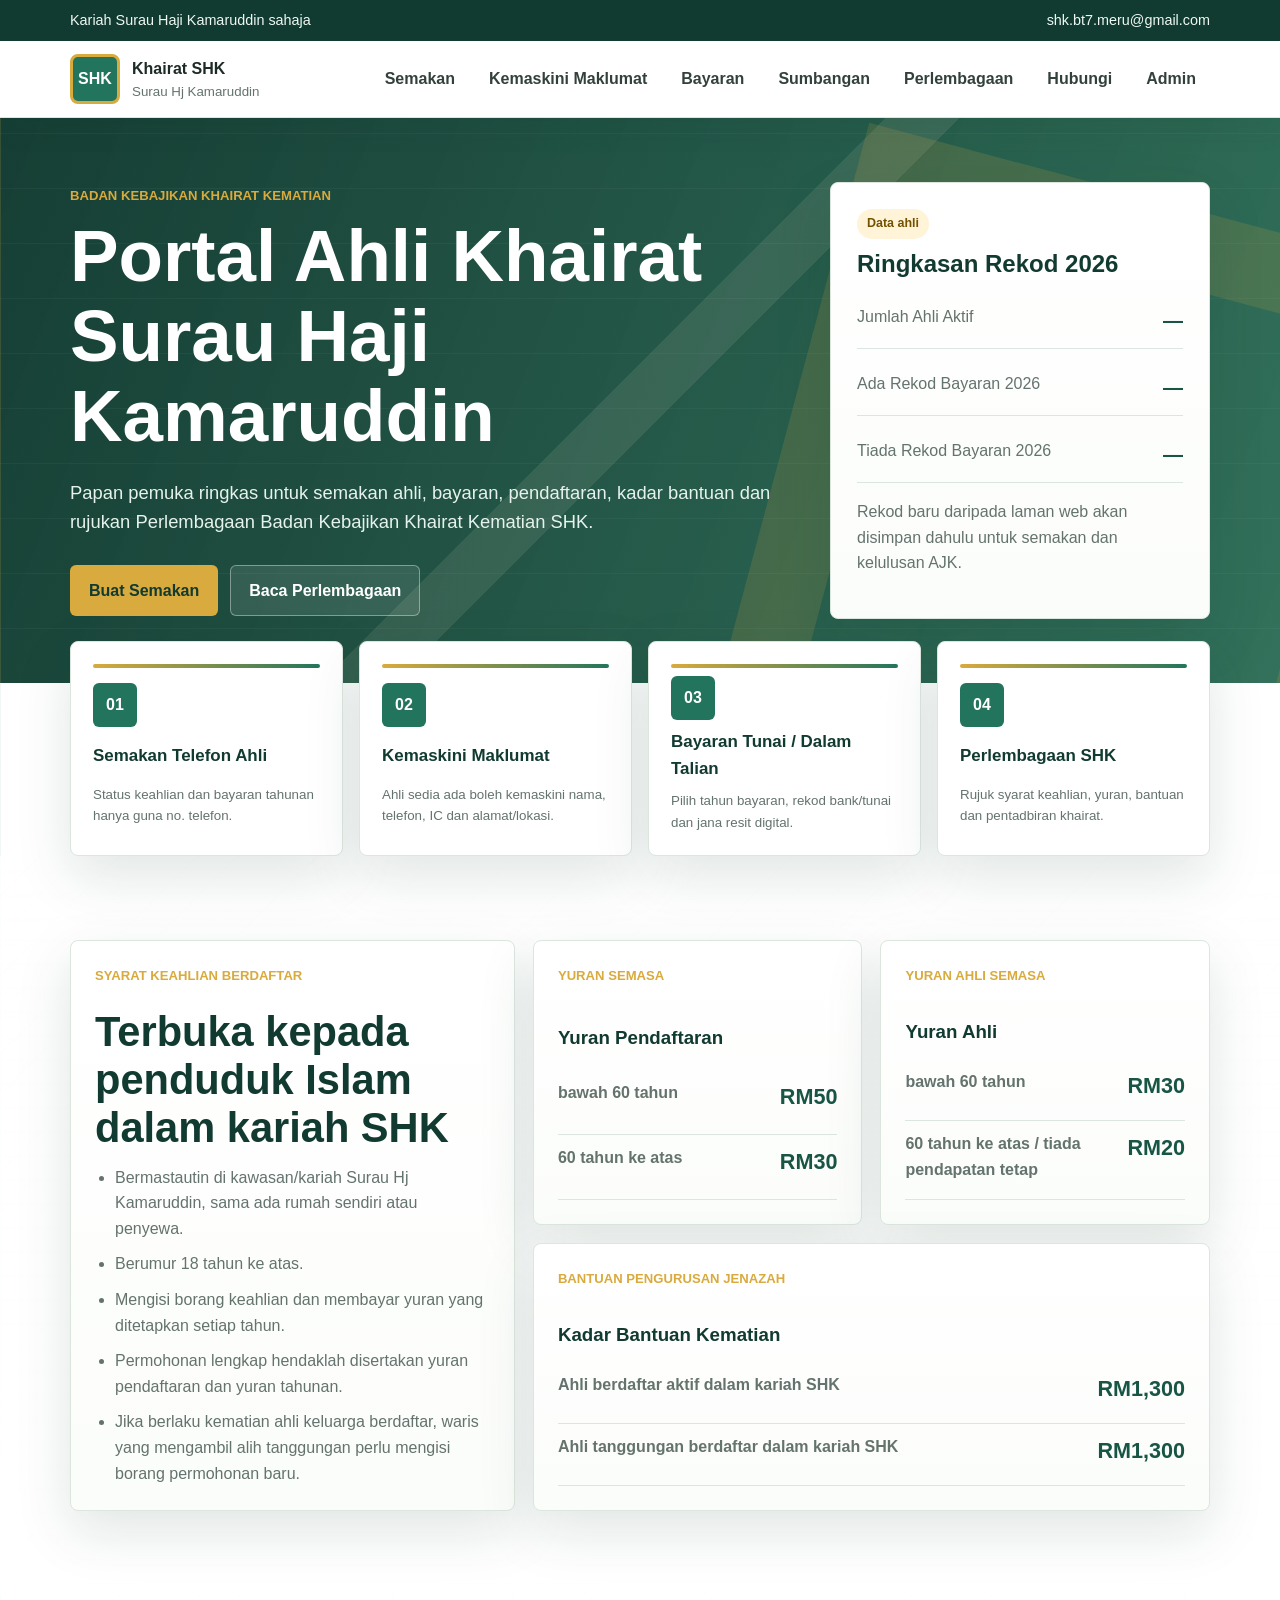
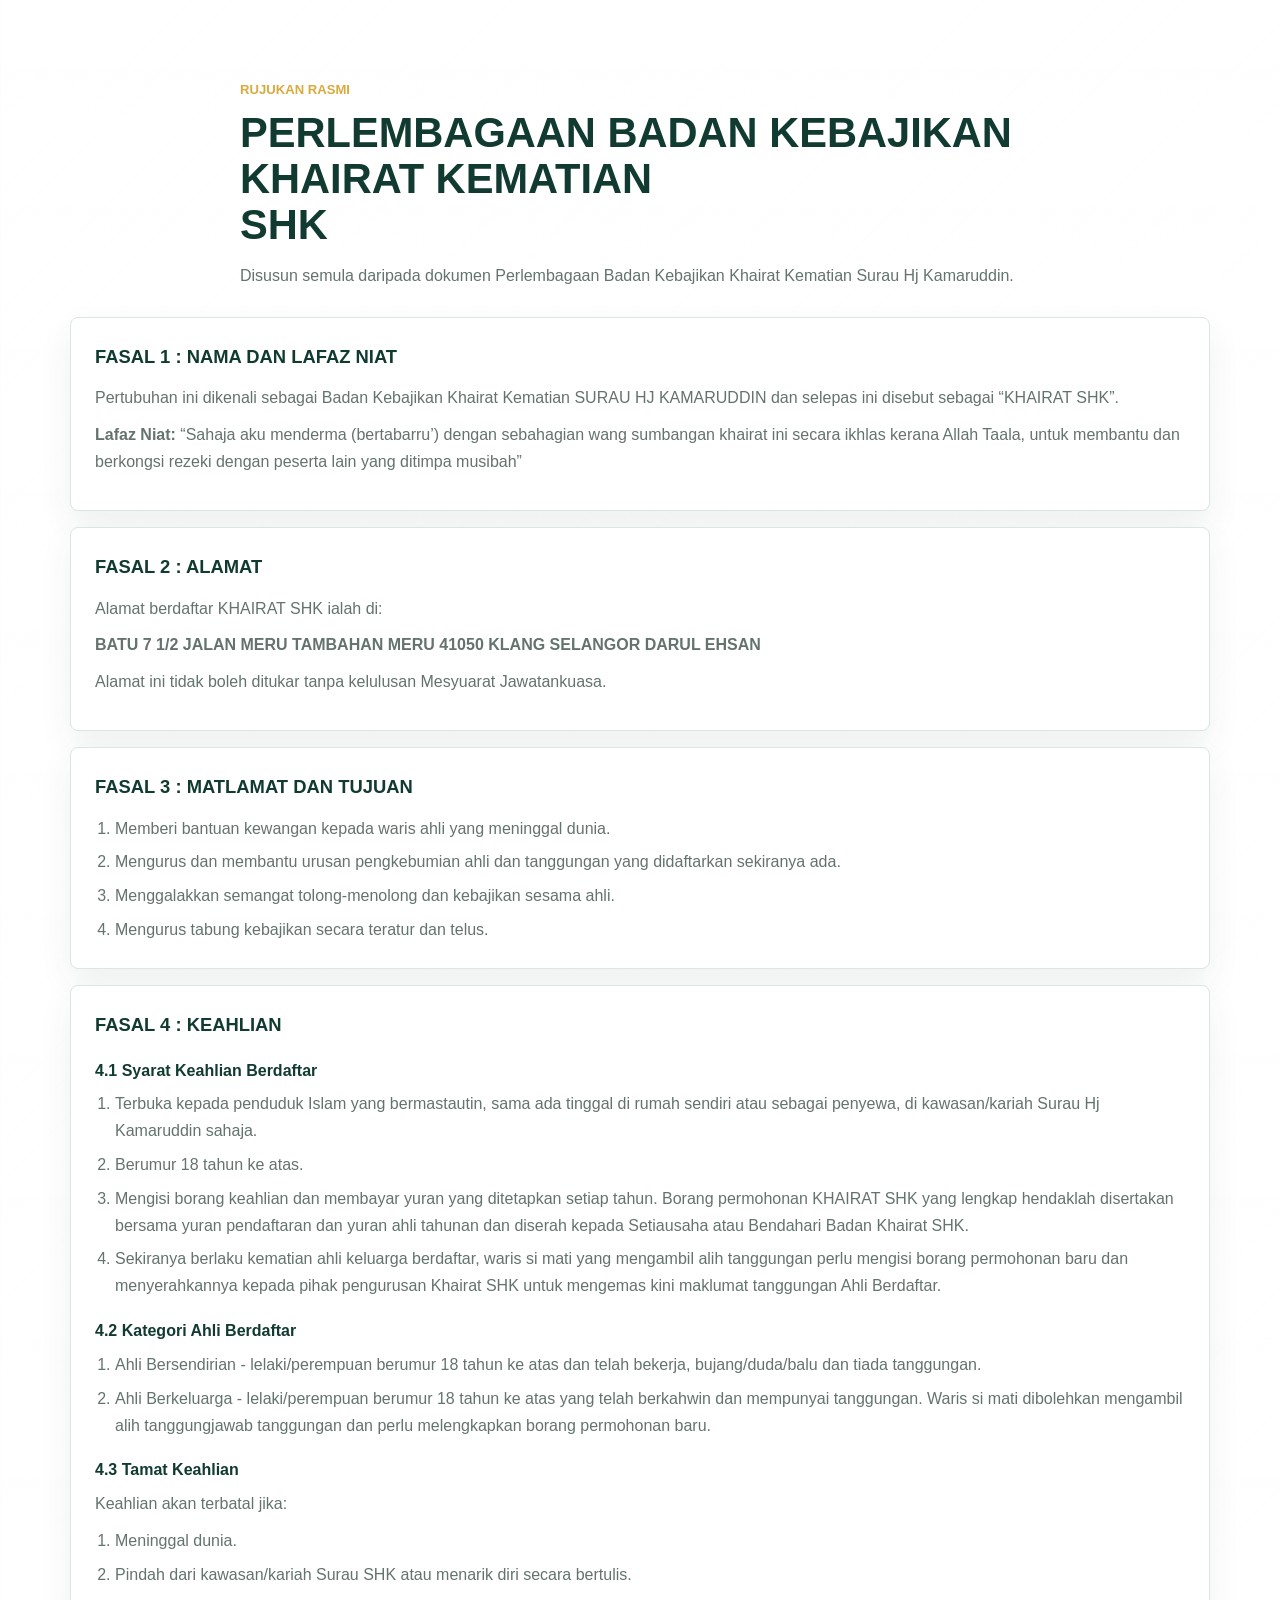
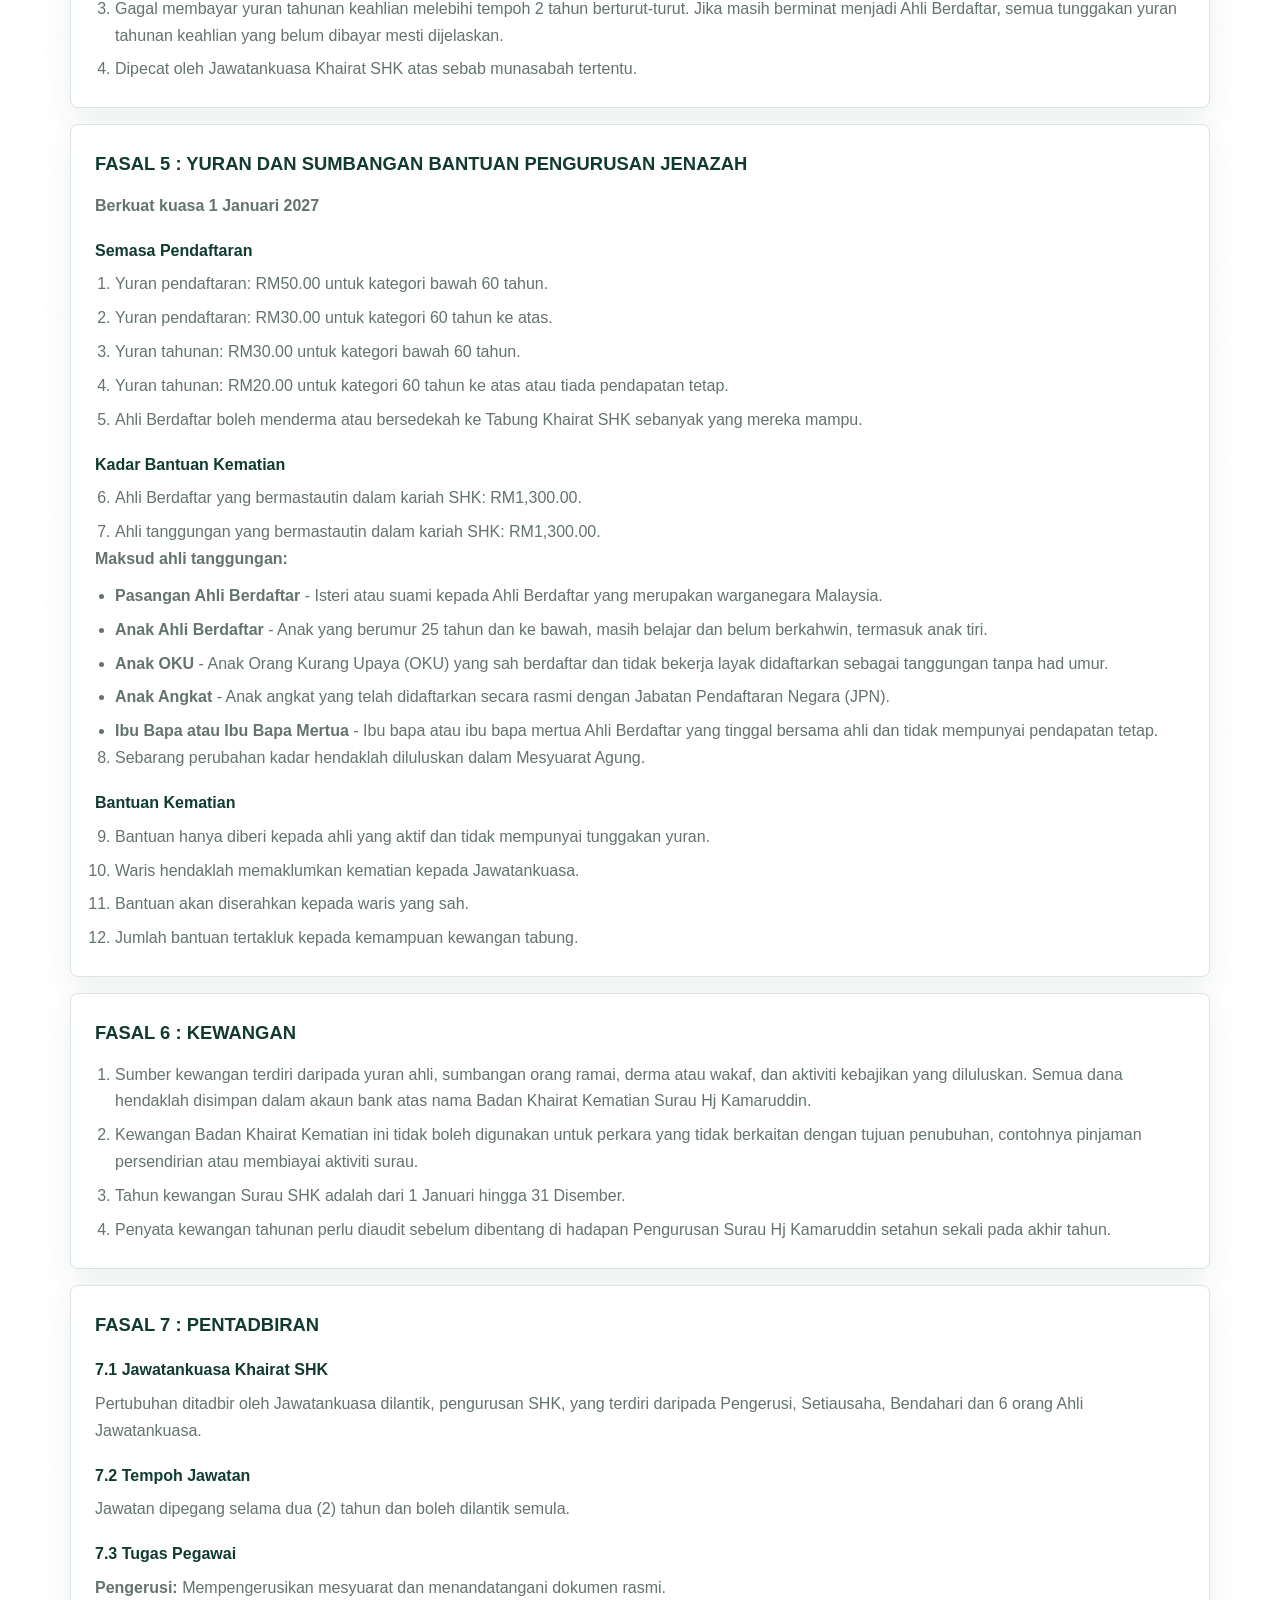
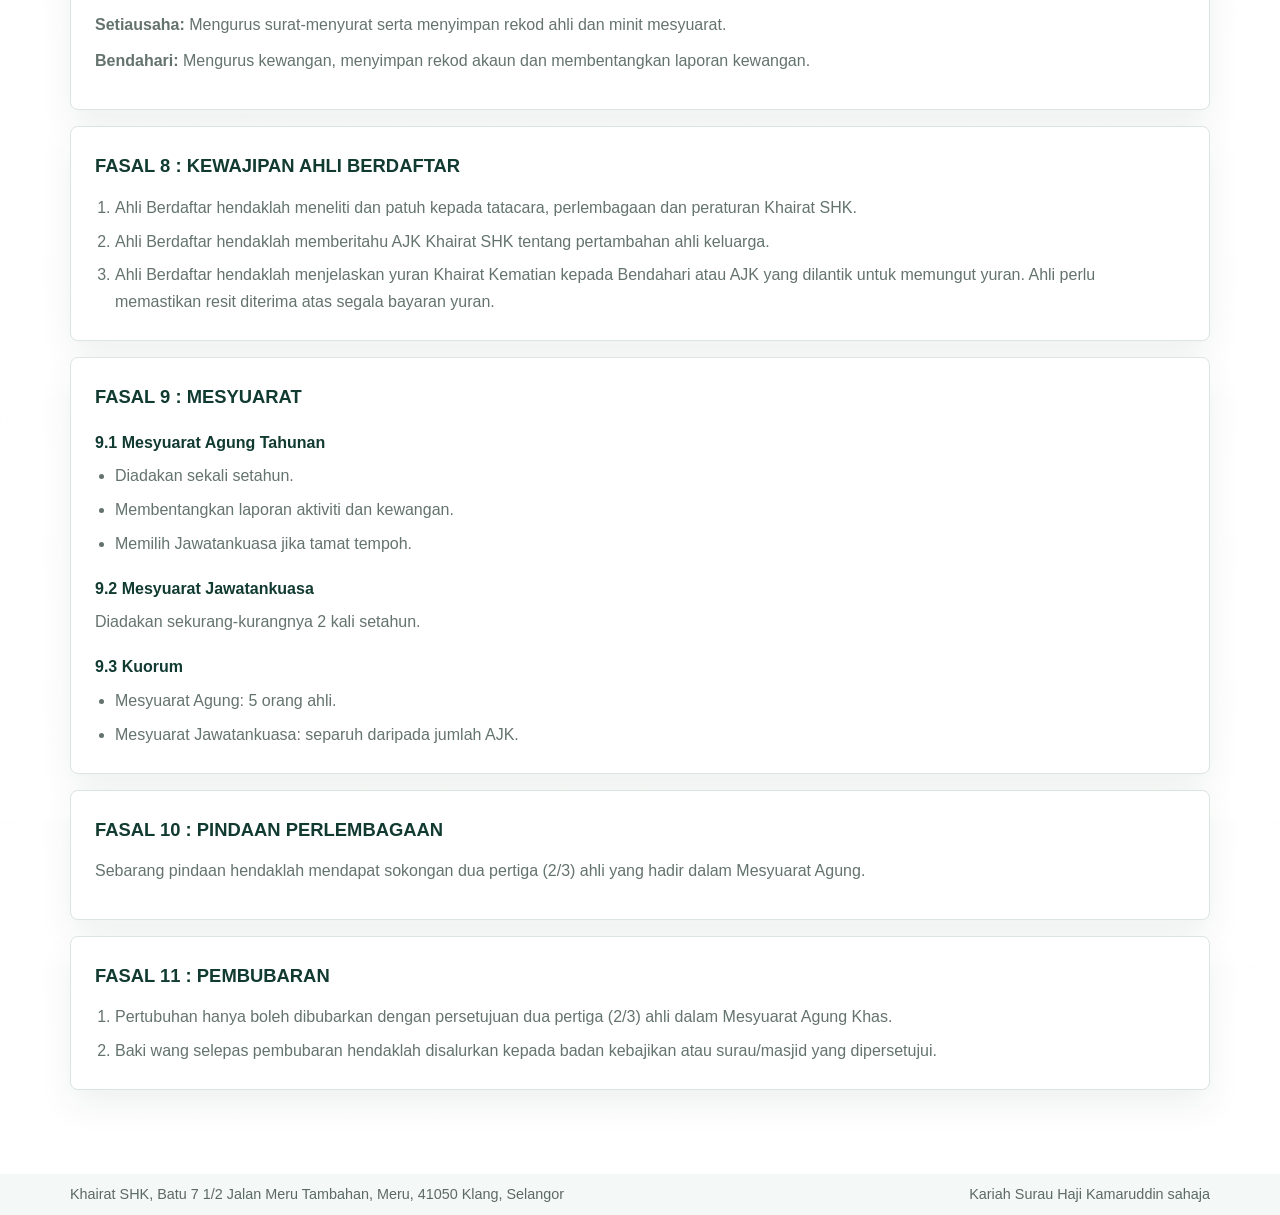
<file: index.html>
<!doctype html>
<html lang="ms">
  <head>
    <meta charset="utf-8">
    <meta name="viewport" content="width=device-width, initial-scale=1">
    <title>Khairat SHK | Surau Hj Kamaruddin</title>
    <meta name="description" content="Portal Khairat Kematian Surau Hj Kamaruddin untuk semakan ahli, kemaskini maklumat diri, bayaran dan maklumat kariah.">
    <link rel="stylesheet" href="styles.css?v=20261013-dependant-definition">
  </head>
  <body>
    <header class="site-header">
      <div class="topbar">
        <div class="container topbar__inner">
          <span>Kariah Surau Haji Kamaruddin sahaja</span>
          <a href="mailto:shk.bt7.meru@gmail.com">shk.bt7.meru@gmail.com</a>
        </div>
      </div>
      <nav class="container nav" aria-label="Navigasi utama">
        <a class="brand" href="#home" aria-label="Khairat SHK">
          <span class="brand__mark">SHK</span>
          <span>
            <strong>Khairat SHK</strong>
            <small>Surau Hj Kamaruddin</small>
          </span>
        </a>
        <button class="nav-toggle" type="button" aria-expanded="false" aria-controls="site-menu" aria-label="Buka menu">
          <span></span>
          <span></span>
          <span></span>
        </button>
        <div class="nav-links" id="site-menu">
          <a href="#semakan">Semakan</a>
          <a href="#tanggungan">Kemaskini Maklumat</a>
          <a href="#bayaran">Bayaran</a>
          <a href="#sumbangan">Sumbangan</a>
          <a href="#perlembagaan">Perlembagaan</a>
          <a href="#contact">Hubungi</a>
          <a href="admin.html">Admin</a>
        </div>
      </nav>
    </header>

    <main id="home">
      <section class="hero" data-home-section>
        <div class="container hero__grid">
          <div class="hero__content">
            <p class="eyebrow">Badan Kebajikan Khairat Kematian</p>
            <h1>Portal Ahli Khairat Surau Haji Kamaruddin</h1>
            <p class="hero__lead">Papan pemuka ringkas untuk semakan ahli, bayaran, pendaftaran, kadar bantuan dan rujukan Perlembagaan Badan Kebajikan Khairat Kematian SHK.</p>
            <div class="hero__actions">
              <a class="button button--primary" href="#semakan">Buat Semakan</a>
              <a class="button button--ghost" href="#perlembagaan">Baca Perlembagaan</a>
            </div>
          </div>

          <aside class="portal-card" aria-labelledby="portal-title">
            <span class="status-pill">Data ahli</span>
            <h2 id="portal-title">Ringkasan Rekod Tahun Semasa</h2>
            <dl class="metrics">
              <div>
                <dt>Jumlah Ahli Aktif</dt>
                <dd id="publicActiveCount">—</dd>
              </div>
              <div>
                <dt id="publicPaidLabel">Ada Rekod Bayaran</dt>
                <dd id="publicPaidCount">—</dd>
              </div>
              <div>
                <dt id="publicUnpaidLabel">Tiada Rekod Bayaran</dt>
                <dd id="publicUnpaidCount">—</dd>
              </div>
            </dl>
            <p>Rekod baru daripada laman web akan disimpan dahulu untuk semakan dan kelulusan AJK.</p>
          </aside>
        </div>
      </section>

      <section class="container quick-actions" aria-label="Pintasan portal" data-home-section>
        <a class="action-card" href="#semakan">
          <span class="action-icon">01</span>
          <strong>Semakan Telefon Ahli</strong>
          <small>Status keahlian dan bayaran tahunan hanya guna no. telefon.</small>
        </a>
        <a class="action-card" href="#tanggungan">
          <span class="action-icon">02</span>
          <strong>Kemaskini Maklumat</strong>
          <small>Ahli sedia ada boleh kemaskini nama, telefon, IC dan alamat/lokasi.</small>
        </a>
        <a class="action-card" href="#bayaran">
          <span class="action-icon">03</span>
          <strong>Bayaran Tunai / Dalam Talian</strong>
          <small>Pilih tahun bayaran, rekod bank/tunai dan jana resit digital.</small>
        </a>
        <a class="action-card" href="#perlembagaan">
          <span class="action-icon">04</span>
          <strong>Perlembagaan SHK</strong>
          <small>Rujuk syarat keahlian, yuran, bantuan dan pentadbiran khairat.</small>
        </a>
      </section>

      <section class="section dashboard-section" id="dashboard" data-home-section>
        <div class="container dashboard-grid">
          <article class="dashboard-panel dashboard-panel--wide">
            <p class="eyebrow">Syarat Keahlian Berdaftar</p>
            <h2>Terbuka kepada penduduk Islam dalam kariah SHK</h2>
            <ul class="feature-list">
              <li>Bermastautin di kawasan/kariah Surau Hj Kamaruddin, sama ada rumah sendiri atau penyewa.</li>
              <li>Berumur 18 tahun ke atas.</li>
              <li>Mengisi borang keahlian dan membayar yuran yang ditetapkan setiap tahun.</li>
              <li>Permohonan lengkap hendaklah disertakan yuran pendaftaran dan yuran tahunan.</li>
              <li>Jika berlaku kematian ahli keluarga berdaftar, waris yang mengambil alih tanggungan perlu mengisi borang permohonan baru.</li>
            </ul>
          </article>
          <article class="dashboard-panel">
            <p class="eyebrow">Yuran Semasa</p>
            <h3>Yuran Pendaftaran</h3>
            <dl class="dashboard-rates">
              <div><dt>bawah 60 tahun</dt><dd>RM50</dd></div>
              <div><dt>60 tahun ke atas</dt><dd>RM30</dd></div>
            </dl>
          </article>
          <article class="dashboard-panel">
            <p class="eyebrow">Yuran Ahli Semasa</p>
            <h3>Yuran Ahli</h3>
            <dl class="dashboard-rates">
              <div><dt>bawah 60 tahun</dt><dd>RM30</dd></div>
              <div><dt>60 tahun ke atas / tiada pendapatan tetap</dt><dd>RM20</dd></div>
            </dl>
          </article>
          <article class="dashboard-panel dashboard-panel--accent">
            <p class="eyebrow">Bantuan Pengurusan Jenazah</p>
            <h3>Kadar Bantuan Kematian</h3>
            <dl class="dashboard-rates">
              <div><dt>Ahli berdaftar aktif dalam kariah SHK</dt><dd>RM1,300</dd></div>
              <div><dt>Ahli tanggungan berdaftar dalam kariah SHK</dt><dd>RM1,300</dd></div>
            </dl>
          </article>
        </div>
      </section>

      <section class="section constitution-section" id="perlembagaan" data-home-section>
        <div class="container section__header">
          <p class="eyebrow">Rujukan Rasmi</p>
          <h2>PERLEMBAGAAN BADAN KEBAJIKAN KHAIRAT KEMATIAN<br>SHK</h2>
          <p>Disusun semula daripada dokumen Perlembagaan Badan Kebajikan Khairat Kematian Surau Hj Kamaruddin.</p>
        </div>
        <div class="container constitution-body">
          <article class="constitution-card">
            <h3>FASAL 1 : NAMA DAN LAFAZ NIAT</h3>
            <p>Pertubuhan ini dikenali sebagai Badan Kebajikan Khairat Kematian SURAU HJ KAMARUDDIN dan selepas ini disebut sebagai “KHAIRAT SHK”.</p>
            <p><strong>Lafaz Niat:</strong> “Sahaja aku menderma (bertabarru’) dengan sebahagian wang sumbangan khairat ini secara ikhlas kerana Allah Taala, untuk membantu dan berkongsi rezeki dengan peserta lain yang ditimpa musibah”</p>
          </article>
          <article class="constitution-card">
            <h3>FASAL 2 : ALAMAT</h3>
            <p>Alamat berdaftar KHAIRAT SHK ialah di:</p>
            <p><strong>BATU 7 1/2 JALAN MERU TAMBAHAN MERU 41050 KLANG SELANGOR DARUL EHSAN</strong></p>
            <p>Alamat ini tidak boleh ditukar tanpa kelulusan Mesyuarat Jawatankuasa.</p>
          </article>
          <article class="constitution-card">
            <h3>FASAL 3 : MATLAMAT DAN TUJUAN</h3>
            <ol>
              <li>Memberi bantuan kewangan kepada waris ahli yang meninggal dunia.</li>
              <li>Mengurus dan membantu urusan pengkebumian ahli dan tanggungan yang didaftarkan sekiranya ada.</li>
              <li>Menggalakkan semangat tolong-menolong dan kebajikan sesama ahli.</li>
              <li>Mengurus tabung kebajikan secara teratur dan telus.</li>
            </ol>
          </article>
          <article class="constitution-card">
            <h3>FASAL 4 : KEAHLIAN</h3>
            <h4>4.1 Syarat Keahlian Berdaftar</h4>
            <ol>
              <li>Terbuka kepada penduduk Islam yang bermastautin, sama ada tinggal di rumah sendiri atau sebagai penyewa, di kawasan/kariah Surau Hj Kamaruddin sahaja.</li>
              <li>Berumur 18 tahun ke atas.</li>
              <li>Mengisi borang keahlian dan membayar yuran yang ditetapkan setiap tahun. Borang permohonan KHAIRAT SHK yang lengkap hendaklah disertakan bersama yuran pendaftaran dan yuran ahli tahunan dan diserah kepada Setiausaha atau Bendahari Badan Khairat SHK.</li>
              <li>Sekiranya berlaku kematian ahli keluarga berdaftar, waris si mati yang mengambil alih tanggungan perlu mengisi borang permohonan baru dan menyerahkannya kepada pihak pengurusan Khairat SHK untuk mengemas kini maklumat tanggungan Ahli Berdaftar.</li>
            </ol>
            <h4>4.2 Kategori Ahli Berdaftar</h4>
            <ol>
              <li>Ahli Bersendirian - lelaki/perempuan berumur 18 tahun ke atas dan telah bekerja, bujang/duda/balu dan tiada tanggungan.</li>
              <li>Ahli Berkeluarga - lelaki/perempuan berumur 18 tahun ke atas yang telah berkahwin dan mempunyai tanggungan. Waris si mati dibolehkan mengambil alih tanggungjawab tanggungan dan perlu melengkapkan borang permohonan baru.</li>
            </ol>
            <h4>4.3 Tamat Keahlian</h4>
            <p>Keahlian akan terbatal jika:</p>
            <ol>
              <li>Meninggal dunia.</li>
              <li>Pindah dari kawasan/kariah Surau SHK atau menarik diri secara bertulis.</li>
              <li>Gagal membayar yuran tahunan keahlian melebihi tempoh 2 tahun berturut-turut. Jika masih berminat menjadi Ahli Berdaftar, semua tunggakan yuran tahunan keahlian yang belum dibayar mesti dijelaskan.</li>
              <li>Dipecat oleh Jawatankuasa Khairat SHK atas sebab munasabah tertentu.</li>
            </ol>
          </article>
          <article class="constitution-card">
            <h3>FASAL 5 : YURAN DAN SUMBANGAN BANTUAN PENGURUSAN JENAZAH</h3>
            <p><strong>Berkuat kuasa 1 Januari 2027</strong></p>
            <h4>Semasa Pendaftaran</h4>
            <ol>
              <li>Yuran pendaftaran: RM50.00 untuk kategori bawah 60 tahun.</li>
              <li>Yuran pendaftaran: RM30.00 untuk kategori 60 tahun ke atas.</li>
              <li>Yuran tahunan: RM30.00 untuk kategori bawah 60 tahun.</li>
              <li>Yuran tahunan: RM20.00 untuk kategori 60 tahun ke atas atau tiada pendapatan tetap.</li>
              <li>Ahli Berdaftar boleh menderma atau bersedekah ke Tabung Khairat SHK sebanyak yang mereka mampu.</li>
            </ol>
            <h4>Kadar Bantuan Kematian</h4>
            <ol start="6">
              <li>Ahli Berdaftar yang bermastautin dalam kariah SHK: RM1,300.00.</li>
              <li>Ahli tanggungan yang bermastautin dalam kariah SHK: RM1,300.00.</li>
            </ol>
            <p><strong>Maksud ahli tanggungan:</strong></p>
            <ul>
              <li><strong>Pasangan Ahli Berdaftar</strong> - Isteri atau suami kepada Ahli Berdaftar yang merupakan warganegara Malaysia.</li>
              <li><strong>Anak Ahli Berdaftar</strong> - Anak yang berumur 25 tahun dan ke bawah, masih belajar dan belum berkahwin, termasuk anak tiri.</li>
              <li><strong>Anak OKU</strong> - Anak Orang Kurang Upaya (OKU) yang sah berdaftar dan tidak bekerja layak didaftarkan sebagai tanggungan tanpa had umur.</li>
              <li><strong>Anak Angkat</strong> - Anak angkat yang telah didaftarkan secara rasmi dengan Jabatan Pendaftaran Negara (JPN).</li>
              <li><strong>Ibu Bapa atau Ibu Bapa Mertua</strong> - Ibu bapa atau ibu bapa mertua Ahli Berdaftar yang tinggal bersama ahli dan tidak mempunyai pendapatan tetap.</li>
            </ul>
            <ol start="8">
              <li>Sebarang perubahan kadar hendaklah diluluskan dalam Mesyuarat Agung.</li>
            </ol>
            <h4>Bantuan Kematian</h4>
            <ol start="9">
              <li>Bantuan hanya diberi kepada ahli yang aktif dan tidak mempunyai tunggakan yuran.</li>
              <li>Waris hendaklah memaklumkan kematian kepada Jawatankuasa.</li>
              <li>Bantuan akan diserahkan kepada waris yang sah.</li>
              <li>Jumlah bantuan tertakluk kepada kemampuan kewangan tabung.</li>
            </ol>
          </article>
          <article class="constitution-card">
            <h3>FASAL 6 : KEWANGAN</h3>
            <ol>
              <li>Sumber kewangan terdiri daripada yuran ahli, sumbangan orang ramai, derma atau wakaf, dan aktiviti kebajikan yang diluluskan. Semua dana hendaklah disimpan dalam akaun bank atas nama Badan Khairat Kematian Surau Hj Kamaruddin.</li>
              <li>Kewangan Badan Khairat Kematian ini tidak boleh digunakan untuk perkara yang tidak berkaitan dengan tujuan penubuhan, contohnya pinjaman persendirian atau membiayai aktiviti surau.</li>
              <li>Tahun kewangan Surau SHK adalah dari 1 Januari hingga 31 Disember.</li>
              <li>Penyata kewangan tahunan perlu diaudit sebelum dibentang di hadapan Pengurusan Surau Hj Kamaruddin setahun sekali pada akhir tahun.</li>
            </ol>
          </article>
          <article class="constitution-card">
            <h3>FASAL 7 : PENTADBIRAN</h3>
            <h4>7.1 Jawatankuasa Khairat SHK</h4>
            <p>Pertubuhan ditadbir oleh Jawatankuasa dilantik, pengurusan SHK, yang terdiri daripada Pengerusi, Setiausaha, Bendahari dan 6 orang Ahli Jawatankuasa.</p>
            <h4>7.2 Tempoh Jawatan</h4>
            <p>Jawatan dipegang selama dua (2) tahun dan boleh dilantik semula.</p>
            <h4>7.3 Tugas Pegawai</h4>
            <p><strong>Pengerusi:</strong> Mempengerusikan mesyuarat dan menandatangani dokumen rasmi.</p>
            <p><strong>Setiausaha:</strong> Mengurus surat-menyurat serta menyimpan rekod ahli dan minit mesyuarat.</p>
            <p><strong>Bendahari:</strong> Mengurus kewangan, menyimpan rekod akaun dan membentangkan laporan kewangan.</p>
          </article>
          <article class="constitution-card">
            <h3>FASAL 8 : KEWAJIPAN AHLI BERDAFTAR</h3>
            <ol>
              <li>Ahli Berdaftar hendaklah meneliti dan patuh kepada tatacara, perlembagaan dan peraturan Khairat SHK.</li>
              <li>Ahli Berdaftar hendaklah memberitahu AJK Khairat SHK tentang pertambahan ahli keluarga.</li>
              <li>Ahli Berdaftar hendaklah menjelaskan yuran Khairat Kematian kepada Bendahari atau AJK yang dilantik untuk memungut yuran. Ahli perlu memastikan resit diterima atas segala bayaran yuran.</li>
            </ol>
          </article>
          <article class="constitution-card">
            <h3>FASAL 9 : MESYUARAT</h3>
            <h4>9.1 Mesyuarat Agung Tahunan</h4>
            <ul>
              <li>Diadakan sekali setahun.</li>
              <li>Membentangkan laporan aktiviti dan kewangan.</li>
              <li>Memilih Jawatankuasa jika tamat tempoh.</li>
            </ul>
            <h4>9.2 Mesyuarat Jawatankuasa</h4>
            <p>Diadakan sekurang-kurangnya 2 kali setahun.</p>
            <h4>9.3 Kuorum</h4>
            <ul>
              <li>Mesyuarat Agung: 5 orang ahli.</li>
              <li>Mesyuarat Jawatankuasa: separuh daripada jumlah AJK.</li>
            </ul>
          </article>
          <article class="constitution-card">
            <h3>FASAL 10 : PINDAAN PERLEMBAGAAN</h3>
            <p>Sebarang pindaan hendaklah mendapat sokongan dua pertiga (2/3) ahli yang hadir dalam Mesyuarat Agung.</p>
          </article>
          <article class="constitution-card">
            <h3>FASAL 11 : PEMBUBARAN</h3>
            <ol>
              <li>Pertubuhan hanya boleh dibubarkan dengan persetujuan dua pertiga (2/3) ahli dalam Mesyuarat Agung Khas.</li>
              <li>Baki wang selepas pembubaran hendaklah disalurkan kepada badan kebajikan atau surau/masjid yang dipersetujui.</li>
            </ol>
          </article>
        </div>
      </section>

      <section class="section section--compact view-section" id="kadar">
        <div class="container section__header">
          <p class="eyebrow">Kadar bayaran dan bantuan</p>
          <h2>Senarai Harga Dikekalkan</h2>
          <p>Senarai ini mengekalkan kadar yang telah diberikan sebelum ini melalui borang dan perlembagaan Khairat SHK.</p>
        </div>
        <div class="container price-grid">
          <article class="price-card">
            <span>Yuran pendaftaran 2027</span>
            <strong>RM50 / RM30</strong>
            <small>RM50 untuk bawah 60 tahun, RM30 untuk 60 tahun ke atas.</small>
          </article>
          <article class="price-card">
            <span>Yuran tahunan 2027</span>
            <strong>RM30 / RM20</strong>
            <small>RM30 untuk bawah 60 tahun, RM20 untuk 60 tahun ke atas atau tiada pendapatan tetap.</small>
          </article>
          <article class="price-card">
            <span>Derma / sedekah</span>
            <strong>Ikut kemampuan</strong>
            <small>Ahli berdaftar boleh menderma ke Tabung Khairat SHK.</small>
          </article>
          <article class="price-card">
            <span>Bantuan ahli berdaftar</span>
            <strong>RM1,300</strong>
            <small>Untuk ahli aktif yang bermastautin dalam kariah SHK.</small>
          </article>
          <article class="price-card">
            <span>Bantuan tanggungan</span>
            <strong>RM1,300</strong>
            <small>Untuk tanggungan berdaftar yang layak.</small>
          </article>
        </div>
      </section>

      <section class="section view-section" id="semakan">
        <div class="container section__header">
          <p class="eyebrow">Semakan ahli</p>
          <h2>Letak Nama dan Isi Maklumat Semakan</h2>
          <p>Gunakan borang ini untuk semakan keahlian, bayaran tahunan atau status ahli dalam kariah Surau Haji Kamaruddin sahaja.</p>
        </div>
        <div class="container update-selector">
          <div class="form-panel">
            <label>Jenis Semakan
              <select id="checkType" required>
                <option value="status">Status keahlian</option>
                <option value="bayaran">Status bayaran tahunan</option>
                <option value="daftar">Daftar ahli baru</option>
              </select>
            </label>
          </div>
        </div>
        <div class="container form-shell">
          <form class="form-panel" id="checkForm">
            <div class="field-grid">
              <label id="nameField">Nama Ahli
                <input id="checkName" type="text" placeholder="Contoh: Farid Pouzan">
              </label>
              <label id="checkIdField">No. Telefon
                <input id="checkId" type="text" inputmode="tel" data-format="phone" placeholder="Contoh: 01X-XXXXXX" title="No. telefon mesti format 01X-XXXXXX. No. IC mesti format XXXXXX-XX-XXXX.">
              </label>
              <label id="phoneField">No. Telefon
                <input id="checkPhone" type="text" inputmode="tel" data-format="phone" placeholder="Contoh: 01X-XXXXXX" title="No. telefon mesti format 01X-XXXXXX.">
              </label>
              <label id="emailField" hidden>Email (pilihan)
                <input id="checkEmail" type="email" placeholder="nama@email.com">
              </label>
              <label id="occupationField" hidden>Pekerjaan
                <input id="checkOccupation" type="text" placeholder="Contoh: Guru / Berniaga / Kerja sendiri">
              </label>
              <label class="span-2" id="addressField" hidden>Alamat Rumah Sekarang
                <textarea id="checkAddress" rows="3" placeholder="Alamat rumah sekarang dalam kariah Surau Haji Kamaruddin"></textarea>
              </label>
              <label id="residenceTypeField" hidden>Status Alamat Rumah
                <select id="residenceType">
                  <option value="">Pilih status rumah</option>
                  <option>Rumah sendiri</option>
                  <option>Penyewa</option>
                </select>
              </label>
              <label class="span-2" id="icProofField" hidden>Gambar IC untuk pengesahan
                <input id="icProofFile" type="file" accept="image/*">
              </label>
              <div class="span-2 location-field" id="locationField" hidden>
                <p class="location-note">
                  Tekan butang ini selepas isi Alamat Rumah Sekarang. Lokasi Kediaman Sekarang akan dijana berdasarkan alamat rumah yang dimasukkan, bukan lokasi semasa telefon.
                </p>
                <button class="button button--secondary" id="detectLocation" type="button">Guna Lokasi Berdasarkan Alamat</button>
                <p class="form-message" id="locationMessage" aria-live="polite"></p>
              </div>
            </div>
            <label class="checkline">
              <input type="checkbox" required>
              Saya mengesahkan ahli/permohonan ini adalah untuk Kariah Surau Haji Kamaruddin sahaja.
            </label>
            <p class="form-message" id="checkMessage" aria-live="polite"></p>
            <div class="check-answer" id="checkAnswer" aria-live="polite" hidden></div>
            <button class="button button--primary" type="submit">Hantar Semakan</button>
          </form>
        </div>
      </section>

      <section class="section section--tint view-section" id="tanggungan">
        <div class="container section__header">
          <p class="eyebrow">Ahli sedia ada</p>
          <h2>Kemaskini Maklumat Ahli</h2>
          <p>Pilih tujuan kemaskini dahulu. Borang akan paparkan maklumat yang perlu diisi sahaja.</p>
        </div>
        <div class="container update-selector">
          <div class="form-panel">
            <label>Tujuan Kemaskini
              <select id="updatePurpose">
                <option value="self">Kemaskini Maklumat Diri</option>
                <option value="dependants">Maklumat Tanggungan</option>
              </select>
            </label>
          </div>
        </div>
        <div class="container form-shell">
          <form class="form-panel" id="dependantForm">
            <div class="field-grid">
              <label id="memberNameField">Nama Ahli Lama (jika ingat)
                <input type="text" id="memberName" placeholder="Isi jika ingat nama lama">
              </label>
              <label id="memberIdField">No. Telefon Ahli Lama
                <input type="tel" inputmode="tel" id="memberId" data-format="phone" placeholder="Masukkan no. telefon ahli lama" title="Masukkan nombor telefon dalam rekod ahli lama. Contoh: 01X-XXXXXX." required>
              </label>
              <label id="dependantNewNameField">Nama Baru
                <input type="text" id="dependantNewName" placeholder="Isi jika mahu tukar nama">
              </label>
              <label id="dependantNewPhoneField">No. Telefon Baru
                <input type="text" inputmode="tel" id="dependantNewPhone" data-format="phone" placeholder="Contoh: 01X-XXXXXX" title="No. telefon mesti format 01X-XXXXXX.">
              </label>
              <label id="dependantNewIcField">IC Baru
                <input type="text" id="dependantNewIc" data-format="ic" placeholder="Masukkan no. IC format XXXXXX-XX-XXXX, contoh: XXXXXX-XX-XXXX" title="No. IC mesti format XXXXXX-XX-XXXX.">
              </label>
              <label class="span-2" id="dependantAddressField">Alamat Rumah Sekarang
                <textarea id="dependantNewAddress" rows="3" placeholder="Alamat rumah sekarang dalam kariah Surau Haji Kamaruddin"></textarea>
              </label>
              <label id="dependantResidenceTypeField">Status Alamat Rumah
                <select id="dependantResidenceType">
                  <option value="">Pilih status rumah</option>
                  <option>Rumah sendiri</option>
                  <option>Penyewa</option>
                </select>
              </label>
              <div class="span-2 location-field" id="dependantLocationField">
                <p class="location-note">
                  Tekan butang ini selepas isi Alamat Rumah Sekarang. Lokasi Kediaman Sekarang akan dijana berdasarkan alamat rumah yang dimasukkan, bukan lokasi semasa telefon.
                </p>
                <button class="button button--secondary" id="detectDependantLocation" type="button">Guna Lokasi Berdasarkan Alamat</button>
                <p class="form-message" id="dependantLocationMessage" aria-live="polite"></p>
              </div>
            </div>

            <div class="form-actions">
              <button class="button button--secondary" id="lookupCurrentMember" type="button">Semak Maklumat Terkini</button>
            </div>
            <p class="form-message" id="currentMemberMessage" aria-live="polite"></p>
            <div id="currentDependants" aria-live="polite" hidden></div>
            <label id="dependantActionField" hidden>Pilih Tindakan Tanggungan
              <select id="dependantAction">
                <option hidden>Kemaskini Maklumat Diri</option>
                <option>Tambah Tanggungan</option>
                <option>Kurangkan Tanggungan</option>
              </select>
            </label>
            <label id="dependantTotalField" hidden>Jumlah Tanggungan Semasa
              <input type="number" min="0" id="dependantTotal" readonly placeholder="Semak maklumat ahli dahulu">
            </label>

            <div class="dependant-table" id="dependantRows" hidden>
              <div class="dependant-row dependant-row--head">
                <span>Nama Tanggungan</span>
                <span>No. IC / Sijil Lahir</span>
                <span>Jantina</span>
                <span>Umur</span>
                <span>Hubungan</span>
                <span>Status</span>
              </div>
              <div class="dependant-row">
                <input type="text" placeholder="Nama penuh">
                <input type="text" data-format="ic" placeholder="No. IC format XXXXXX-XX-XXXX / sijil lahir">
                <select>
                  <option></option>
                  <option>Lelaki</option>
                  <option>Perempuan</option>
                </select>
                <input type="number" min="0" placeholder="Umur">
                <input type="text" placeholder="Isteri / Suami / Anak / Ibu / Bapa">
                <select>
                  <option>Tambah</option>
                  <option>Buang</option>
                  <option>Kemaskini</option>
                </select>
              </div>
            </div>
            <div class="form-actions">
              <button class="button button--secondary" id="addDependant" type="button" hidden>Tambah Baris</button>
              <button class="button button--primary" type="submit">Hantar Kemaskini</button>
            </div>
            <p class="form-message" id="dependantMessage" aria-live="polite"></p>
          </form>

          <aside class="info-card">
            <h3>Panduan Kemaskini</h3>
            <ul>
              <li>Untuk maklumat diri, gunakan no. telefon ahli lama. Untuk maklumat tanggungan, masukkan nama dan IC ahli, semak senarai terkini, kemudian pilih tindakan di bawah senarai.</li>
              <li>Kemaskini maklumat diri hanya paparkan field diri. Pilihan tanggungan hanya paparkan maklumat tanggungan.</li>
            </ul>
          </aside>
        </div>
      </section>

      <section class="section view-section" id="bayaran">
        <div class="container payment-grid">
          <div>
            <p class="eyebrow">Bayaran khairat</p>
            <h2>Bayaran Tunai atau Dalam Talian</h2>
            <p>Ahli boleh memilih bayaran tunai kepada AJK atau pindahan dalam talian ke akaun rasmi surau. Resit digital akan dijana selepas admin sahkan bayaran.</p>
            <div class="bank-box">
              <span>Akaun Rasmi</span>
              <strong>RHB Bank: 26229600007784</strong>
              <small>Nama akaun: Surau Hj Kamaruddin</small>
              <small>Jika bayar melalui pindahan bank, letakkan rujukan: <strong>khairat kematian/yuran</strong>.</small>
            </div>
            <div class="qr-box">
              <img src="assets/duitnow-qr-khairat-kematian-shk.jpeg" alt="DuitNow QR bayaran Khairat Kematian SHK">
              <span>DuitNow QR Khairat Kematian SHK</span>
            </div>
          </div>
          <form class="payment-card" id="paymentForm">
            <label>Nama Pembayar
              <input id="payerName" type="text" placeholder="Nama ahli / waris" required>
            </label>
            <label>No. Telefon
              <input id="payerIdentifier" required type="text" inputmode="tel" data-format="phone" placeholder="Contoh: 01X-XXXXXX" title="No. telefon mesti format 01X-XXXXXX.">
            </label>
            <label>Tahun Bayaran
              <select id="paymentYear">
                <option value="2026">2026</option>
                <option value="2027">2027</option>
                <option value="2028">2028</option>
                <option value="2029">2029</option>
                <option value="2030">2030</option>
                <option value="2031">2031</option>
                <option value="2032">2032</option>
                <option value="2033">2033</option>
                <option value="2034">2034</option>
                <option value="2035">2035</option>
              </select>
            </label>
            <label>Jenis Yuran
              <select id="paymentFeeType"><option value="annual">Yuran Ahli</option><option value="registration">Yuran Pendaftaran</option><option value="mixed">Pendaftaran + Yuran Ahli</option></select>
            </label>
            <label>Kategori Kadar
              <select id="paymentRateCategory" required>
                <option value="">Pilih kategori kadar</option>
                <option value="under60">Bawah 60 tahun</option>
                <option value="60plus">60 tahun ke atas</option>
              </select>
            </label>
            <p id="paymentRateSummary" aria-live="polite">Pilih kategori untuk melihat kadar bayaran.</p>
            <label>Kaedah Bayaran
              <select id="paymentMethod">
                <option value="online">Pindahan bank / dalam talian</option>
                <option value="cash">Tunai kepada AJK</option>
              </select>
            </label>
            <label>Jumlah Bayaran
              <input id="paymentAmount" type="number" min="0.01" step="0.01" required placeholder="RM">
            </label>
            <label>Bank Yang Digunakan
              <input id="paymentBank" type="text" placeholder="Contoh: Maybank / CIMB / RHB / Tunai">
            </label>
            <label>No. Rujukan / No. Resit Bank
              <input id="paymentReference" type="text" placeholder="Contoh: nombor rujukan transaksi bank">
            </label>
            <label>Catatan Bayaran
              <input id="paymentRemark" type="text" placeholder="Khairat kematian/yuran">
            </label>
            <label class="checkline">
              <input id="paymentConfirmation" type="checkbox" required aria-describedby="paymentExcessNote">
              Sahkan bayaran
            </label>
            <p id="paymentExcessNote"><strong>Nota:</strong> Jika terlebih bayar yuran ahli, lebihan akan dibawa ke tahun berikutnya secara automatik selepas pengesahan admin. Baki yang belum cukup untuk satu tahun direkod sebagai bayaran sebahagian.</p>
            <label>Rujukan / Catatan
              <textarea id="paymentNote" rows="3" placeholder="Jika guna tunai, sila tulis nama AJK penerima."></textarea>
            </label>
            <button class="button button--primary" type="submit">Simpan Maklumat Bayaran</button>
            <p class="form-message" id="paymentMessage" aria-live="polite"></p>
          </form>
          <section class="payment-card receipt-lookup-card">
            <h3>Semak Resit</h3>
            <label>Cari No. Resit
              <input id="publicReceiptSearch" type="text" placeholder="Contoh: SHK-XXXX/2026">
            </label>
            <button class="button button--secondary" id="publicReceiptButton" type="button">Cari Resit</button>
            <div class="check-answer" id="publicReceiptAnswer" hidden></div>
          </section>
        </div>
      </section>

      <section class="section view-section" id="sumbangan">
        <div class="container payment-grid">
          <div>
            <p class="eyebrow">Sumbangan</p>
            <h2>Sumbangan Bukan Ahli</h2>
            <p>Orang ramai yang bukan ahli boleh merekodkan sumbangan untuk tabung khairat. Untuk pindahan bank, tulis catatan <strong>khairat kematian/sumbangan</strong>.</p>
            <div class="bank-box">
              <span>Akaun Rasmi</span>
              <strong>RHB Bank: 26229600007784</strong>
              <small>Nama akaun: Surau Hj Kamaruddin</small>
              <small>Jika guna pindahan bank, tulis rujukan: <strong>khairat kematian/sumbangan</strong>.</small>
            </div>
            <div class="qr-box">
              <img src="assets/duitnow-qr-khairat-kematian-shk.jpeg" alt="DuitNow QR sumbangan Khairat Kematian SHK">
              <span>DuitNow QR Khairat Kematian SHK</span>
            </div>
          </div>
          <form class="payment-card" id="donationForm">
            <label>Nama Penyumbang
              <input id="donorName" type="text" required>
            </label>
            <label>No. Telefon
              <input id="donorPhone" type="text" inputmode="tel" data-format="phone" placeholder="Contoh: 01X-XXXXXX" title="No. telefon mesti format 01X-XXXXXX.">
            </label>
            <label>Kaedah Bayaran
              <select id="donationMethod">
                <option value="online">Pindahan bank / dalam talian</option>
                <option value="cash">Tunai kepada AJK</option>
              </select>
            </label>
            <label>Bank Yang Digunakan
              <input id="donationBank" type="text" placeholder="Contoh: Maybank / CIMB / RHB / Tunai">
            </label>
            <label>No. Rujukan / No. Resit Bank
              <input id="donationReference" type="text" placeholder="Contoh: nombor rujukan transaksi bank">
            </label>
            <label>Jumlah Sumbangan
              <input id="donationAmount" type="number" min="0" placeholder="RM">
            </label>
            <label class="span-2">Catatan
              <textarea id="donationNote" rows="3" placeholder="Khairat kematian/sumbangan"></textarea>
            </label>
            <button class="button button--primary" type="submit">Hantar Sumbangan</button>
            <p class="form-message" id="donationMessage" aria-live="polite"></p>
            <div id="donationReceiptAnswer" class="check-answer" aria-live="polite" hidden></div>
          </form>
        </div>
      </section>

      <section class="section section--contact view-section" id="contact">
        <div class="container section__header section__header--light">
          <p class="eyebrow">Hubungi</p>
          <h2>Hubungi AJK Khairat SHK</h2>
          <p>Email rasmi surau: <a href="mailto:shk.bt7.meru@gmail.com">shk.bt7.meru@gmail.com</a></p>
          <p><a class="map-link" href="https://www.google.com/maps/search/?api=1&query=Surau%20Hj%20Kamaruddin%20Batu%207%201%2F2%20Jalan%20Meru%20Tambahan%20Klang" target="_blank" rel="noopener">Buka lokasi di Google Maps</a></p>
        </div>
        <div class="container contacts">
          <a class="contact-card" href="tel:0194302665">
            <strong>Farid Pouzan</strong>
            <span>0194302665</span>
          </a>
          <a class="contact-card" href="tel:0183514255">
            <strong>Asraf</strong>
            <span>0183514255</span>
          </a>
          <a class="contact-card" href="tel:01112881312">
            <strong>Hj Hilmi</strong>
            <span>01112881312</span>
          </a>
          <a class="contact-card" href="tel:0193003610">
            <strong>Ustaz Suhaimi</strong>
            <span>0193003610</span>
          </a>
          <a class="contact-card" href="tel:0133345849">
            <strong>Cikgu Tasni</strong>
            <span>0133345849</span>
          </a>
        </div>
      </section>
    </main>

    <footer class="footer">
      <div class="container footer__inner">
        <span>Khairat SHK, Batu 7 1/2 Jalan Meru Tambahan, Meru, 41050 Klang, Selangor</span>
        <span>Kariah Surau Haji Kamaruddin sahaja</span>
      </div>
    </footer>

    <script src="supabase-config.js?v=20261013-dependant-definition"></script>
    <script src="script.js?v=20261018-name-and-ic-match"></script>
  </body>
</html>
</file>
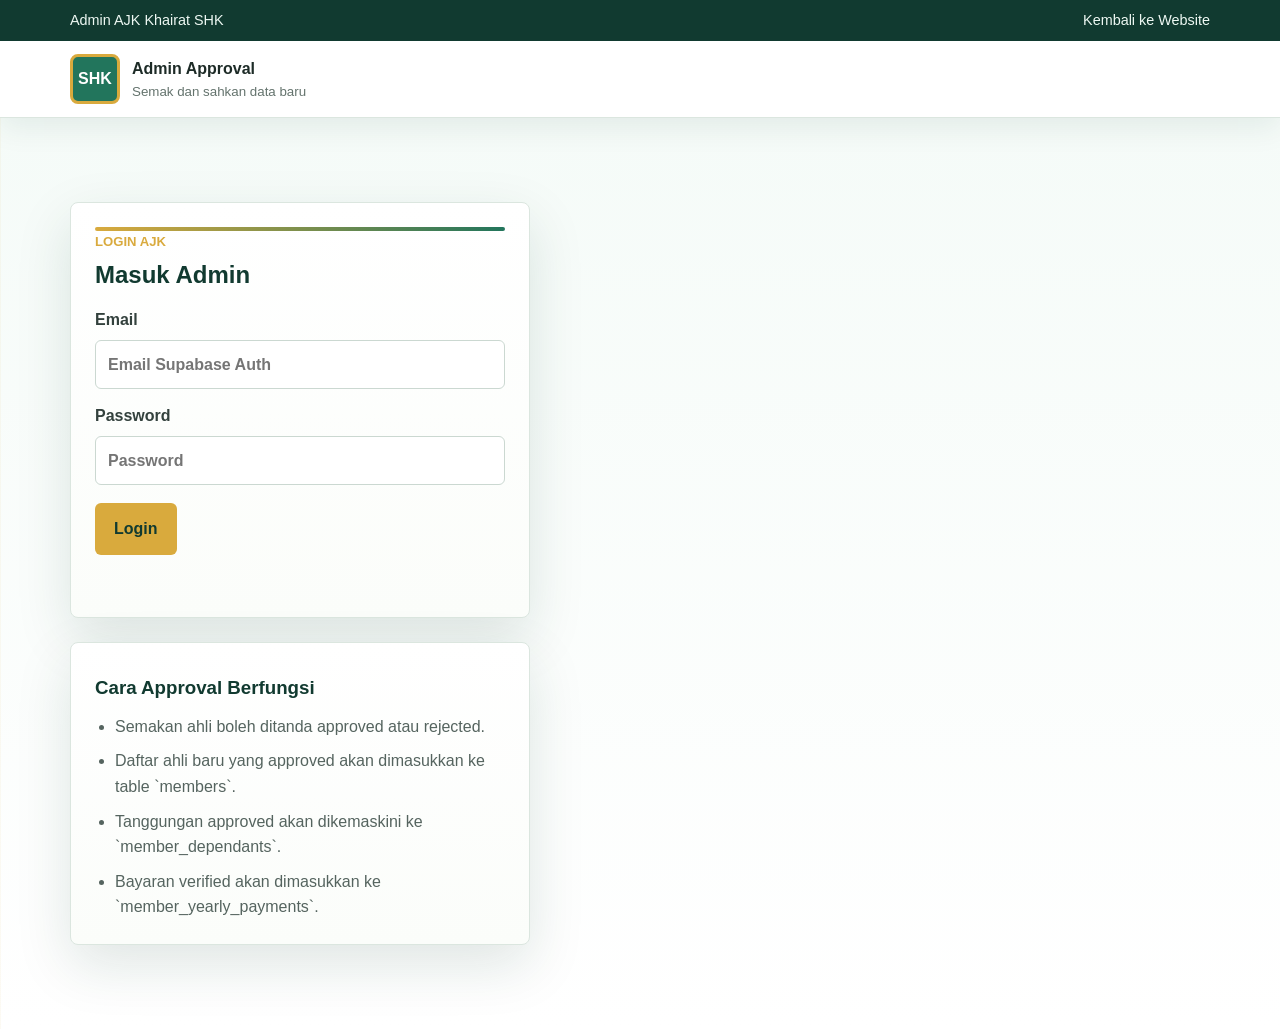
<file: admin copy.html>
<!doctype html>
<html lang="ms">
  <head>
    <meta charset="utf-8">
    <meta name="viewport" content="width=device-width, initial-scale=1">
    <title>Admin Khairat SHK</title>
    <link rel="stylesheet" href="styles.css?v=20260607-daftar-fields">
  </head>
  <body>
    <header class="site-header">
      <div class="topbar">
        <div class="container topbar__inner">
          <span>Admin AJK Khairat SHK</span>
          <a href="index.html">Kembali ke Website</a>
        </div>
      </div>
      <nav class="container nav" aria-label="Navigasi admin">
        <a class="brand" href="admin.html">
          <span class="brand__mark">SHK</span>
          <span>
            <strong>Admin Approval</strong>
            <small>Semak dan sahkan data baru</small>
          </span>
        </a>
      </nav>
    </header>

    <main>
      <section class="section admin-hero">
        <div class="container admin-grid">
          <form class="form-panel" id="loginForm">
            <p class="eyebrow">Login AJK</p>
            <h1>Masuk Admin</h1>
            <label>Email
              <input id="adminEmail" type="email" placeholder="Email Supabase Auth" required>
            </label>
            <label>Password
              <input id="adminPassword" type="password" placeholder="Password" required>
            </label>
            <button class="button button--primary" type="submit">Login</button>
            <p class="form-message" id="loginMessage" aria-live="polite"></p>
          </form>

          <aside class="info-card">
            <h3>Cara Approval Berfungsi</h3>
            <ul>
              <li>Semakan ahli boleh ditanda approved atau rejected.</li>
              <li>Daftar ahli baru yang approved akan dimasukkan ke table `members`.</li>
              <li>Tanggungan approved akan dikemaskini ke `member_dependants`.</li>
              <li>Bayaran verified akan dimasukkan ke `member_yearly_payments`.</li>
            </ul>
          </aside>
        </div>
      </section>

      <section class="section section--tint admin-panel" id="adminPanel" hidden>
        <div class="container admin-toolbar">
          <div>
            <p class="eyebrow">Pending approval</p>
            <h2>Data Baru Dari Website</h2>
            <p class="form-message" id="adminStatus" aria-live="polite"></p>
          </div>
          <div class="form-actions">
            <label class="admin-filter">Status
              <select id="statusFilter">
                <option value="pending">Pending</option>
                <option value="approved">Approved / Verified</option>
                <option value="rejected">Rejected</option>
                <option value="all">All</option>
              </select>
            </label>
            <button class="button button--secondary" id="refreshAdmin" type="button">Refresh</button>
            <button class="button button--secondary" id="logoutAdmin" type="button">Logout</button>
          </div>
        </div>

        <div class="container admin-sections">
          <section class="admin-list">
            <h3>Semakan / Daftar Ahli</h3>
            <div id="membershipList" class="admin-cards"></div>
          </section>
          <section class="admin-list">
            <h3>Kemaskini Tanggungan</h3>
            <div id="dependantList" class="admin-cards"></div>
          </section>
          <section class="admin-list">
            <h3>Bayaran</h3>
            <div id="paymentList" class="admin-cards"></div>
          </section>
        </div>
      </section>
    </main>

    <script src="supabase-config.js?v=20260607-daftar-fields"></script>
    <script src="admin.js?v=20260607-daftar-fields"></script>
  </body>
</html>
</file>
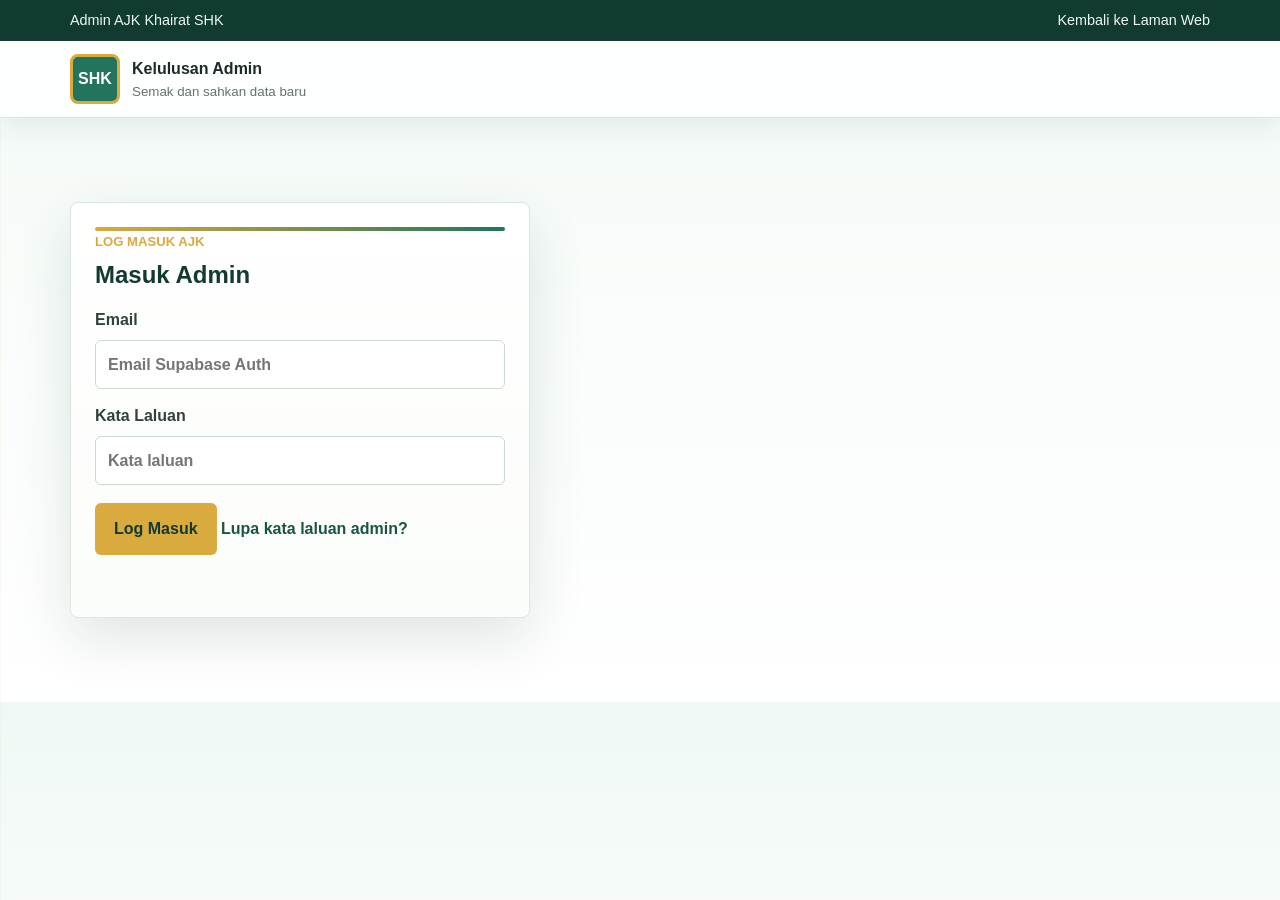
<file: admin.html>
<!doctype html>
<html lang="ms">
  <head>
    <meta charset="utf-8">
    <meta name="viewport" content="width=device-width, initial-scale=1">
    <title>Admin Khairat SHK</title>
    <link rel="stylesheet" href="styles.css?v=20261011-approval-counts">
  </head>
  <body>
    <header class="site-header">
      <div class="topbar">
        <div class="container topbar__inner">
          <span>Admin AJK Khairat SHK</span>
          <a href="index.html">Kembali ke Laman Web</a>
        </div>
      </div>
      <nav class="container nav" aria-label="Navigasi admin">
        <a class="brand" href="admin.html">
          <span class="brand__mark">SHK</span>
          <span>
            <strong>Kelulusan Admin</strong>
            <small>Semak dan sahkan data baru</small>
          </span>
        </a>
        <button class="nav-toggle" id="adminNavToggle" type="button" aria-expanded="false" aria-controls="admin-menu" aria-label="Buka menu admin" hidden>
          <span></span>
          <span></span>
          <span></span>
        </button>
        <div class="nav-links admin-nav" id="admin-menu" hidden>
          <button type="button" data-admin-view="dashboard">Papan Pemuka</button>
          <button type="button" data-admin-view="approval">Kelulusan</button>
          <button type="button" data-admin-view="locations">Lokasi Ahli</button>
          <button type="button" data-admin-view="donations">Sumbangan</button>
          <button type="button" data-admin-view="transfers">Pindahan Ahli</button>
          <button type="button" data-admin-view="paid">Bayaran Ahli</button>
          <button type="button" data-admin-view="receipt">Resit</button>
          <button type="button" data-admin-view="ic">Carian IC</button>
        </div>
      </nav>
    </header>

    <main>
      <section class="section admin-hero">
        <div class="container admin-grid">
          <form class="form-panel" id="loginForm">
            <p class="eyebrow">Log Masuk AJK</p>
            <h1>Masuk Admin</h1>
            <label>Email
              <input id="adminEmail" type="email" placeholder="Email Supabase Auth" required>
            </label>
            <label>Kata Laluan
              <input id="adminPassword" type="password" placeholder="Kata laluan" required>
            </label>
            <button class="button button--primary" type="submit">Log Masuk</button>
            <a class="helper-link" href="reset-password.html">Lupa kata laluan admin?</a>
            <p class="form-message" id="loginMessage" aria-live="polite"></p>
          </form>
        </div>
      </section>

      <section class="section section--tint admin-panel" id="adminPanel" hidden>
        <div class="container admin-toolbar">
          <div>
            <p class="eyebrow">Papan pemuka admin</p>
            <h2>Pengurusan Khairat SHK</h2>
            <p class="form-message" id="adminStatus" aria-live="polite"></p>
          </div>
          <div class="form-actions">
            <button class="button button--secondary" id="refreshAdmin" type="button">Muat Semula</button>
            <button class="button button--secondary" id="logoutAdmin" type="button">Log Keluar</button>
          </div>
        </div>

        <div class="container admin-dashboard" id="adminDashboard">
          <article class="price-card">
            <span>Menunggu Kelulusan</span>
            <strong id="pendingCount">0</strong>
            <small>Rekod baru yang perlu disemak.</small>
          </article>
          <article class="price-card">
            <span id="paidCountLabel">Ada Rekod Bayaran Tahun Semasa</span>
            <strong id="paidCount">0</strong>
            <small>Ahli aktif dengan rekod yuran tahunan tahun semasa, termasuk bayaran sebahagian.</small>
          </article>
          <article class="price-card">
            <span id="notPaidCountLabel">Tiada Rekod Bayaran Tahun Semasa</span>
            <strong id="notPaidCount">0</strong>
            <small>Ahli aktif tanpa rekod yuran tahunan bagi tahun semasa.</small>
          </article>
        </div>

        <div class="container admin-sections" id="adminApprovalSections" hidden>
          <section class="admin-list admin-list--wide">
            <div class="section-bar">
              <div>
                <p class="eyebrow">Kelulusan</p>
                <h3>Semak Status Rekod</h3>
              </div>
              <label class="admin-filter">Status
                <select id="statusFilter">
                  <option value="pending">Menunggu</option>
                  <option value="approved">Diluluskan / Disahkan</option>
                  <option value="rejected">Ditolak</option>
                  <option value="all">Semua</option>
                </select>
              </label>
            </div>
          </section>
          <section class="admin-list">
            <h3 class="admin-list-title">Semakan / Daftar Ahli <span id="membershipPendingCount" class="count-badge">0</span></h3>
            <div id="membershipList" class="admin-cards"></div>
          </section>
          <section class="admin-list">
            <h3 class="admin-list-title">Kemaskini Maklumat <span id="dependantPendingCount" class="count-badge">0</span></h3>
            <div id="dependantList" class="admin-cards"></div>
          </section>
          <section class="admin-list">
            <h3 class="admin-list-title">Bayaran <span id="paymentPendingCount" class="count-badge">0</span></h3>
            <div id="paymentList" class="admin-cards"></div>
          </section>
        </div>

        <div class="container admin-sections" id="adminLocationSection" hidden>
          <section class="admin-list admin-list--wide">
            <div class="section-bar">
              <div>
                <p class="eyebrow">Lokasi Ahli</p>
                <h3>Senarai Lokasi Dikongsi</h3>
              </div>
              <label class="admin-filter">Cari Nama Ahli
                <input id="locationSearch" type="search" placeholder="Nama ahli">
              </label>
            </div>
            <div id="locationList" class="admin-table-wrap"></div>
          </section>
        </div>

        <div class="container admin-sections" id="adminDonationSection" hidden>
          <section class="admin-list admin-list--wide">
            <h3>Rekod Sumbangan Bukan Ahli</h3>
            <div id="donationList" class="admin-cards"></div>
          </section>
        </div>

        <div class="container admin-sections" id="adminTransferSection" hidden>
          <section class="admin-list">
            <h3>Pindahan Ahli</h3>
            <form class="payment-card" id="adminExitForm">
              <label>Nama Ahli
                <input id="adminExitName" type="text">
              </label>
              <label>No. IC Ahli
                <input id="adminExitIc" type="text" data-format="ic" placeholder="IC format XXXXXX-XX-XXXX, contoh: XXXXXX-XX-XXXX" title="No. IC mesti format XXXXXX-XX-XXXX.">
              </label>
              <button class="button button--primary" id="adminExitButton" type="button">Pindahkan Ahli</button>
            </form>
          </section>
          <section class="admin-list admin-list--wide">
            <h3>Rekod Pindahan Ahli</h3>
            <div id="exitList" class="admin-cards"></div>
          </section>
        </div>

        <div class="container admin-sections" id="adminPaidSection" hidden>
          <section class="admin-list admin-list--wide">
            <div class="section-bar">
              <h3 id="paidViewTitle">Bayaran Ahli</h3>
              <label class="admin-filter">Paparan
                <select id="paidViewFilter">
                  <option value="annual">Bayaran Ahli</option>
                  <option value="registration">Yuran Pendaftaran</option>
                  <option value="allocation">Agihan Yuran Mengikut Tahun</option>
                </select>
              </label>
              <label class="admin-filter" id="paidYearField">Tahun Bayaran
                <select id="paidYearFilter">
                  <option value="2026">2026</option>
                  <option value="2027">2027</option>
                  <option value="2028">2028</option>
                  <option value="2029">2029</option>
                  <option value="2030">2030</option>
                  <option value="2031">2031</option>
                  <option value="2032">2032</option>
                  <option value="2033">2033</option>
                  <option value="2034">2034</option>
                  <option value="2035">2035</option>
                </select>
              </label>
              <label class="admin-filter" id="paidSearchField">Cari Ahli
                <input id="paidSearch" type="search" placeholder="Nama atau no. ahli">
              </label>
            </div>
            <div id="paidYearSummary" class="admin-dashboard paid-summary" aria-live="polite"></div>
            <div id="paidAllYearTotals" class="admin-table-wrap paid-year-totals" hidden></div>
            <div id="paidRegistrationList" class="admin-table-wrap" hidden></div>
            <div id="paidList" class="admin-table-wrap"></div>
          </section>
        </div>

        <div class="container admin-tools" id="adminIcSection" hidden>
          <section class="payment-card admin-tool-wide">
            <h3>Carian IC Ahli dan Tanggungan</h3>
            <p>Masukkan IC penuh untuk melihat nama pemilik IC, ahli utama dan senarai tanggungan bagi urusan susulan.</p>
            <form id="adminIcForm">
              <label>No. IC
                <input id="adminIcSearch" type="text" inputmode="numeric" data-format="ic" maxlength="14" pattern="[0-9]{6}-[0-9]{2}-[0-9]{4}" placeholder="XXXXXX-XX-XXXX" autocomplete="off" required aria-describedby="adminIcHint">
              </label>
              <p id="adminIcHint">Sengkang dimasukkan secara automatik. Carian bermula apabila IC lengkap.</p>
              <button class="button button--primary" id="adminIcButton" type="submit">Cari IC</button>
            </form>
            <p id="adminIcMessage" class="form-message" aria-live="polite"></p>
            <div id="adminIcResults" class="admin-cards" aria-live="polite" hidden></div>
          </section>
        </div>

        <div class="container admin-tools" id="adminReceiptSection" hidden>
          <section class="payment-card admin-tool-wide">
            <h3>Resit Digital</h3>
            <p class="form-message">Nombor resit rasmi dijana automatik selepas admin sahkan bayaran. Format resit: SHK-0001/tahun semasa.</p>
            <div class="receipt-status">
              <span>Resit terakhir dijana</span>
              <strong id="lastReceiptNo">Belum ada</strong>
            </div>
            <label>Cari Nama Ahli
              <input id="adminReceiptMemberSearch" type="search" placeholder="Contoh: Farid Pouzan">
            </label>
            <button class="button button--secondary" id="adminReceiptMemberButton" type="button">Cari Nama / Resit</button>
            <div class="check-answer" id="adminReceiptMemberAnswer" hidden></div>
            <label>Cari No. Resit
              <input id="adminReceiptSearch" type="text" placeholder="Contoh: 0001 atau SHK-0001/2026">
            </label>
            <button class="button button--secondary" id="adminReceiptButton" type="button">Cari Resit</button>
            <div class="check-answer" id="adminReceiptAnswer" hidden></div>
          </section>
        </div>

      </section>
    </main>

    <script src="supabase-config.js?v=20261011-approval-counts"></script>
    <script src="admin.js?v=20261020-ic-household"></script>
  </body>
</html>
</file>
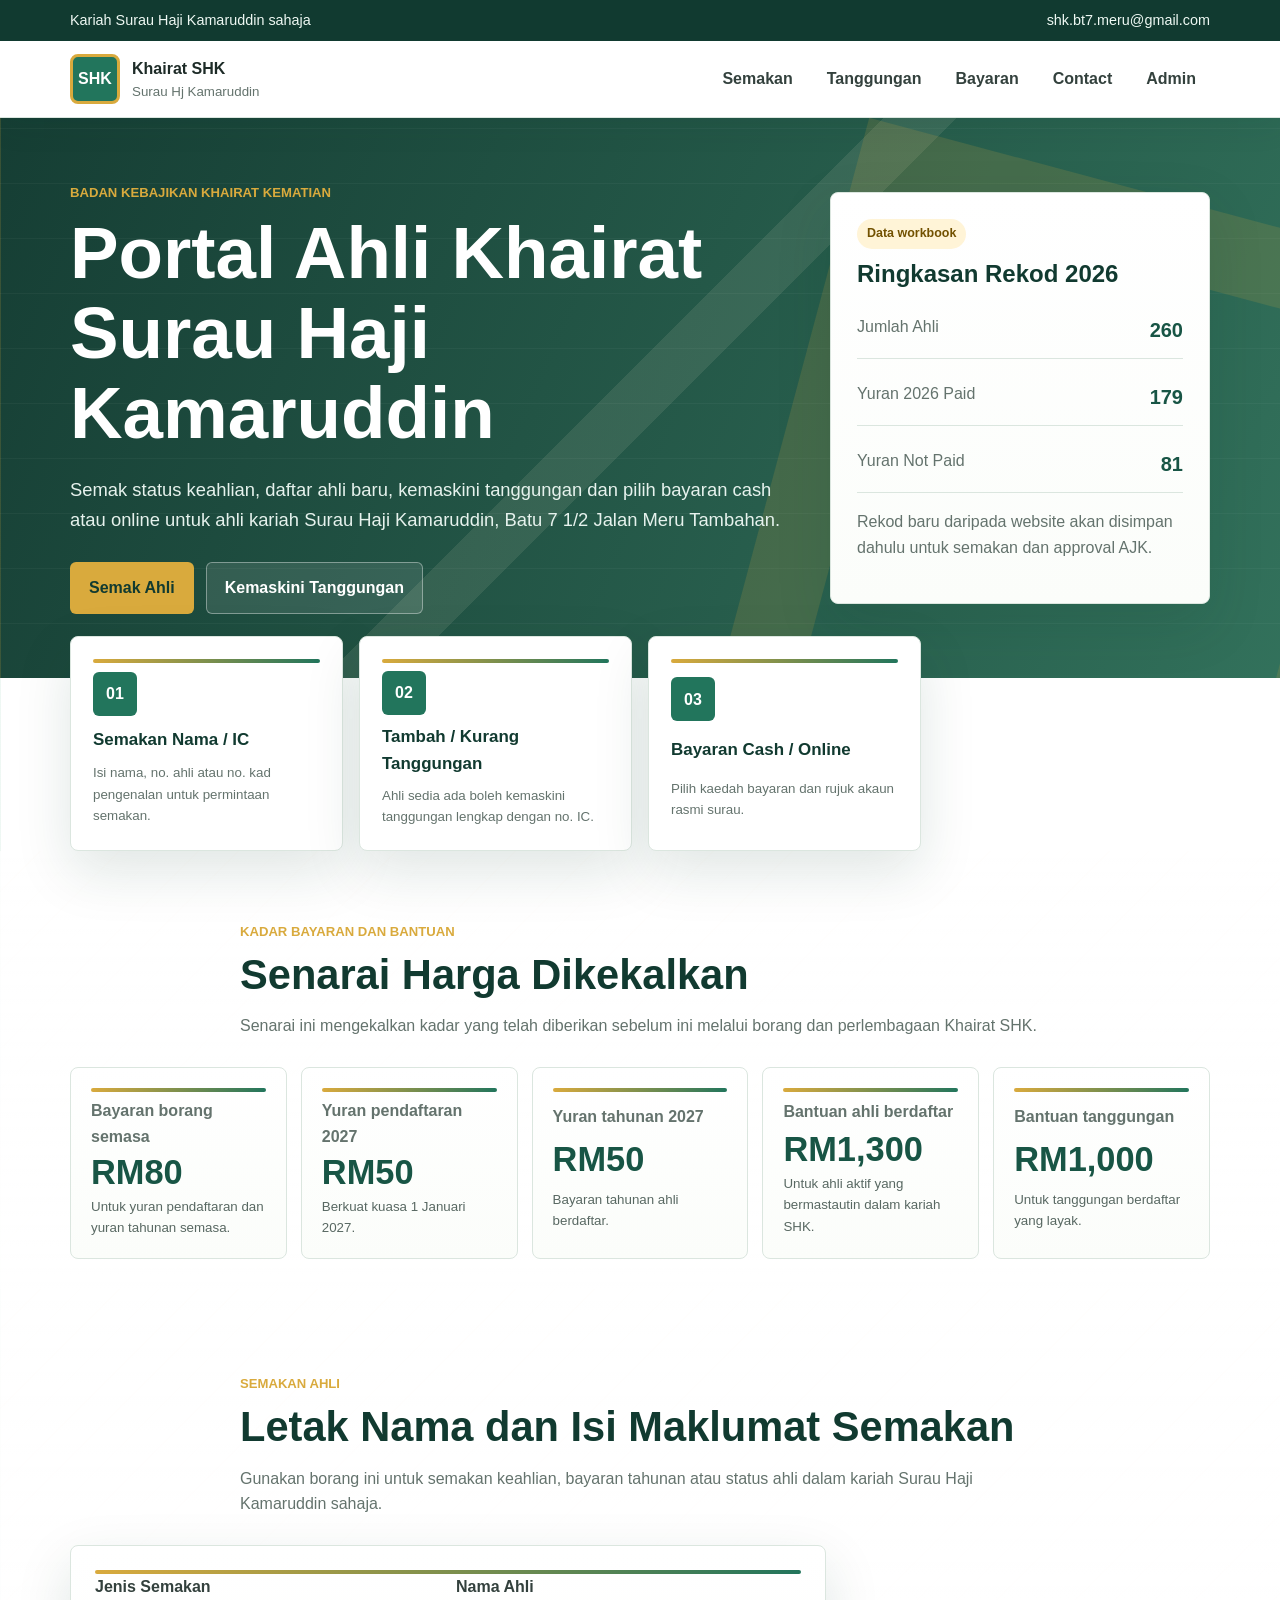
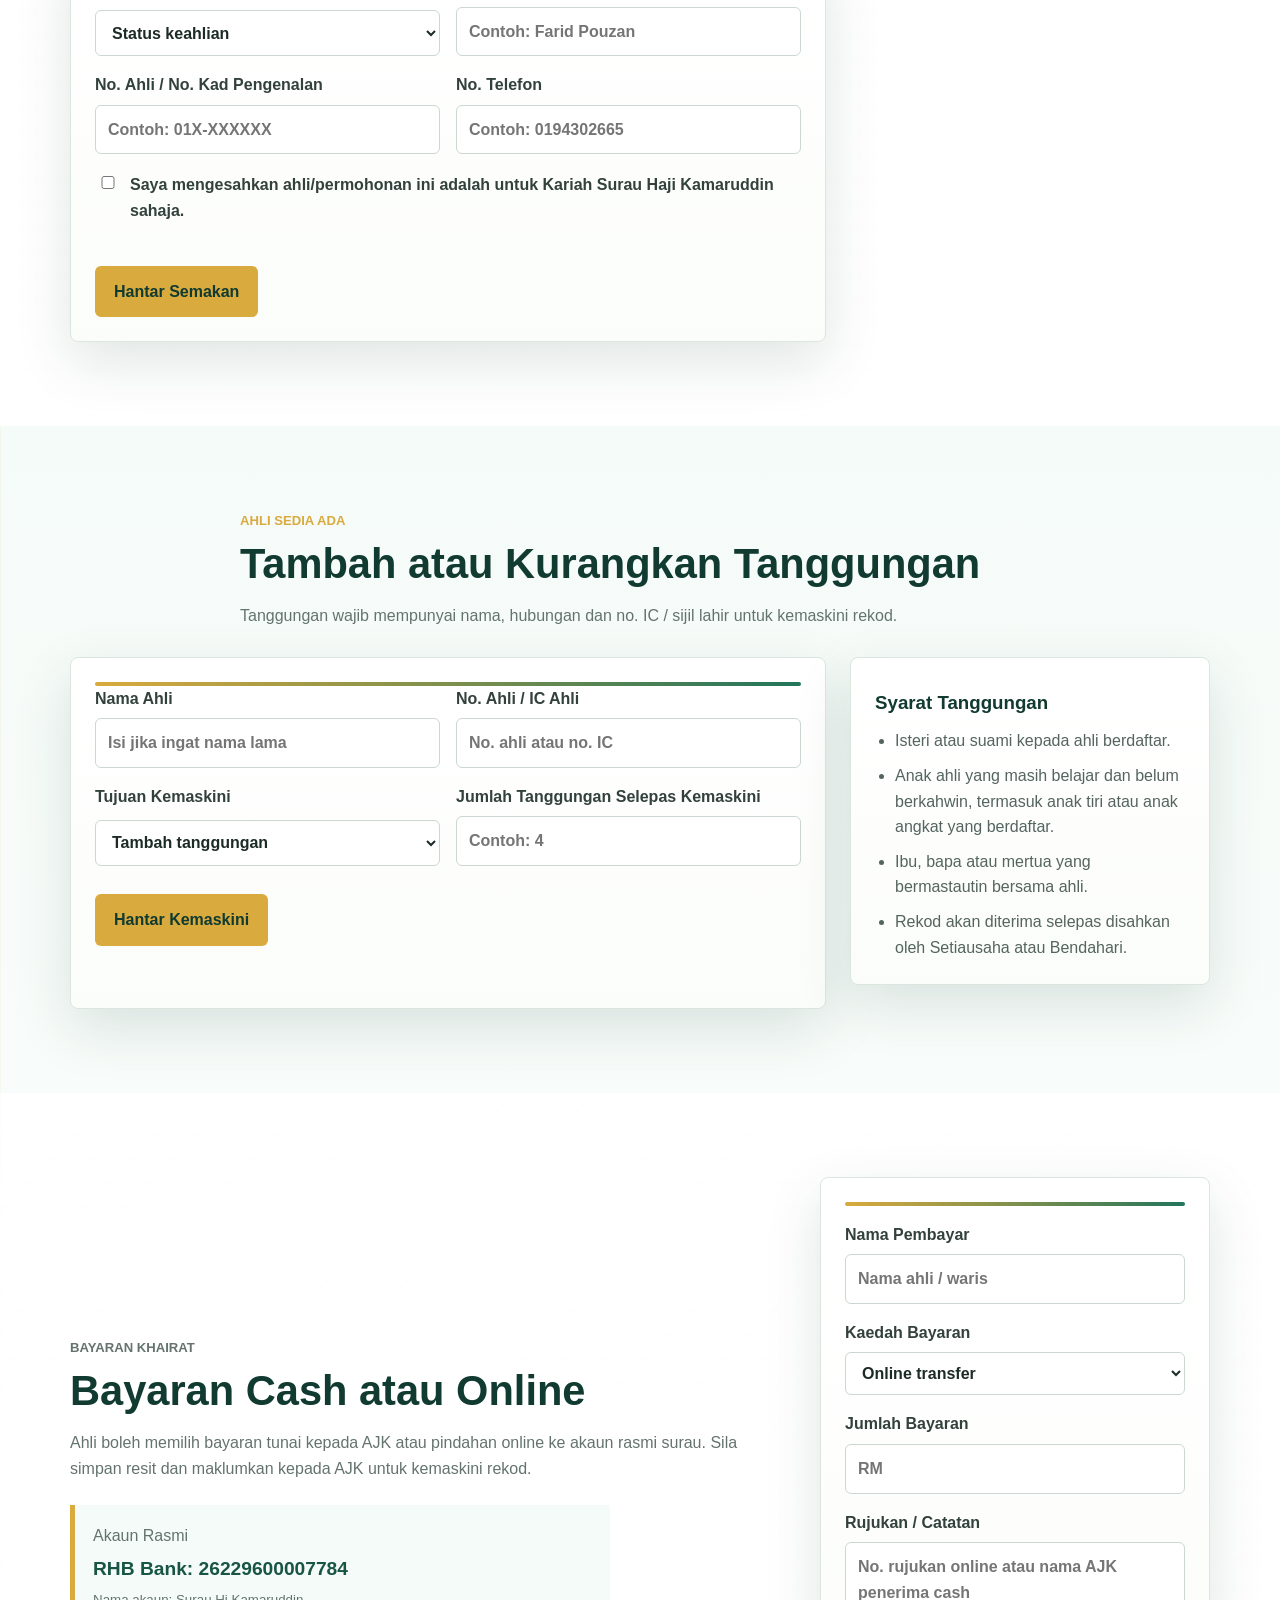
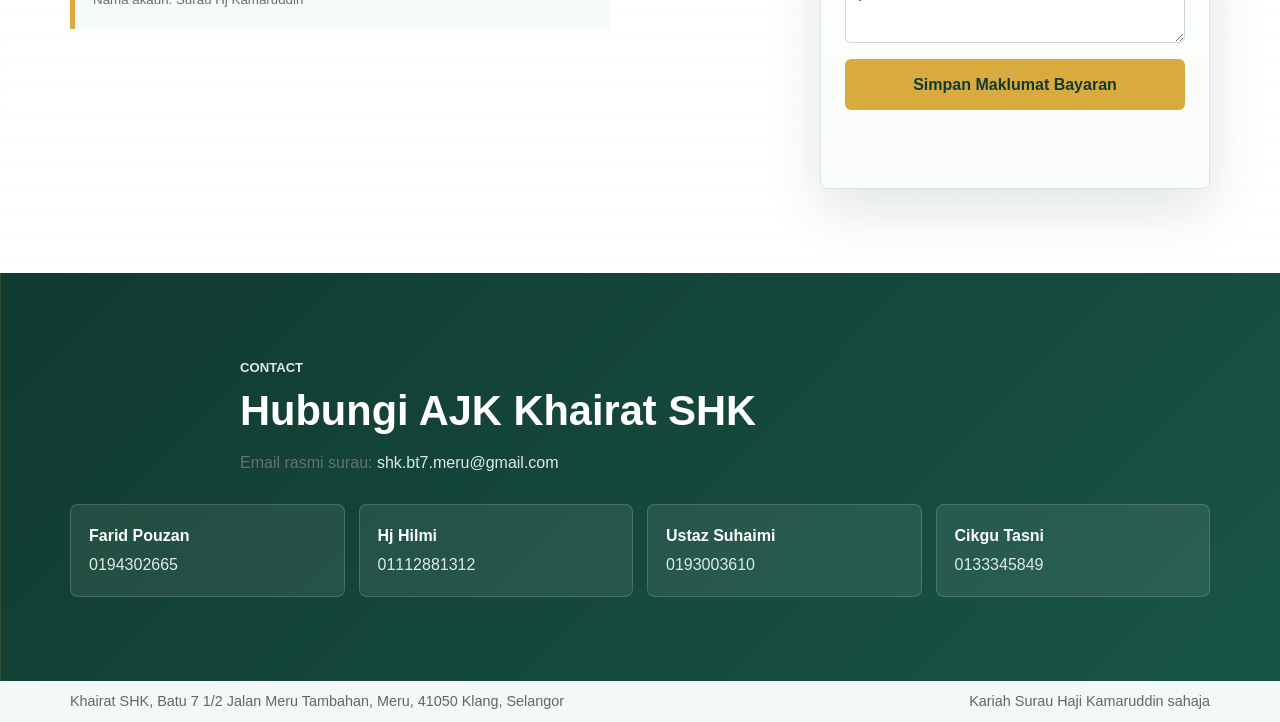
<file: index copy.html>
<!doctype html>
<html lang="ms">
  <head>
    <meta charset="utf-8">
    <meta name="viewport" content="width=device-width, initial-scale=1">
    <title>Khairat SHK | Surau Hj Kamaruddin</title>
    <meta name="description" content="Portal Khairat Kematian Surau Hj Kamaruddin untuk semakan ahli, kemaskini tanggungan, bayaran dan maklumat kariah.">
    <link rel="stylesheet" href="styles.css?v=20260607-daftar-fields">
  </head>
  <body>
    <header class="site-header">
      <div class="topbar">
        <div class="container topbar__inner">
          <span>Kariah Surau Haji Kamaruddin sahaja</span>
          <a href="mailto:shk.bt7.meru@gmail.com">shk.bt7.meru@gmail.com</a>
        </div>
      </div>
      <nav class="container nav" aria-label="Navigasi utama">
        <a class="brand" href="#home" aria-label="Khairat SHK">
          <span class="brand__mark">SHK</span>
          <span>
            <strong>Khairat SHK</strong>
            <small>Surau Hj Kamaruddin</small>
          </span>
        </a>
        <button class="nav-toggle" type="button" aria-expanded="false" aria-controls="site-menu" aria-label="Buka menu">
          <span></span>
          <span></span>
          <span></span>
        </button>
        <div class="nav-links" id="site-menu">
          <a href="#semakan">Semakan</a>
          <a href="#tanggungan">Tanggungan</a>
          <a href="#bayaran">Bayaran</a>
          <a href="#contact">Contact</a>
          <a href="admin.html">Admin</a>
        </div>
      </nav>
    </header>

    <main id="home">
      <section class="hero">
        <div class="container hero__grid">
          <div class="hero__content">
            <p class="eyebrow">Badan Kebajikan Khairat Kematian</p>
            <h1>Portal Ahli Khairat Surau Haji Kamaruddin</h1>
            <p class="hero__lead">
              Semak status keahlian, daftar ahli baru, kemaskini tanggungan dan pilih bayaran cash atau online untuk ahli kariah Surau Haji Kamaruddin, Batu 7 1/2 Jalan Meru Tambahan.
            </p>
            <div class="hero__actions">
              <a class="button button--primary" href="#semakan">Semak Ahli</a>
              <a class="button button--ghost" href="#tanggungan">Kemaskini Tanggungan</a>
            </div>
          </div>

          <aside class="portal-card" aria-labelledby="portal-title">
            <span class="status-pill">Data workbook</span>
            <h2 id="portal-title">Ringkasan Rekod 2026</h2>
            <dl class="metrics">
              <div>
                <dt>Jumlah Ahli</dt>
                <dd>260</dd>
              </div>
              <div>
                <dt>Yuran 2026 Paid</dt>
                <dd>179</dd>
              </div>
              <div>
                <dt>Yuran Not Paid</dt>
                <dd>81</dd>
              </div>
            </dl>
            <p>Rekod baru daripada website akan disimpan dahulu untuk semakan dan approval AJK.</p>
          </aside>
        </div>
      </section>

      <section class="container quick-actions" aria-label="Pintasan portal">
        <a class="action-card" href="#semakan">
          <span class="action-icon">01</span>
          <strong>Semakan Nama / IC</strong>
          <small>Isi nama, no. ahli atau no. kad pengenalan untuk permintaan semakan.</small>
        </a>
        <a class="action-card" href="#tanggungan">
          <span class="action-icon">02</span>
          <strong>Tambah / Kurang Tanggungan</strong>
          <small>Ahli sedia ada boleh kemaskini tanggungan lengkap dengan no. IC.</small>
        </a>
        <a class="action-card" href="#bayaran">
          <span class="action-icon">03</span>
          <strong>Bayaran Cash / Online</strong>
          <small>Pilih kaedah bayaran dan rujuk akaun rasmi surau.</small>
        </a>
      </section>

      <section class="section section--compact" id="kadar">
        <div class="container section__header">
          <p class="eyebrow">Kadar bayaran dan bantuan</p>
          <h2>Senarai Harga Dikekalkan</h2>
          <p>Senarai ini mengekalkan kadar yang telah diberikan sebelum ini melalui borang dan perlembagaan Khairat SHK.</p>
        </div>
        <div class="container price-grid">
          <article class="price-card">
            <span>Bayaran borang semasa</span>
            <strong>RM80</strong>
            <small>Untuk yuran pendaftaran dan yuran tahunan semasa.</small>
          </article>
          <article class="price-card">
            <span>Yuran pendaftaran 2027</span>
            <strong>RM50</strong>
            <small>Berkuat kuasa 1 Januari 2027.</small>
          </article>
          <article class="price-card">
            <span>Yuran tahunan 2027</span>
            <strong>RM50</strong>
            <small>Bayaran tahunan ahli berdaftar.</small>
          </article>
          <article class="price-card">
            <span>Bantuan ahli berdaftar</span>
            <strong>RM1,300</strong>
            <small>Untuk ahli aktif yang bermastautin dalam kariah SHK.</small>
          </article>
          <article class="price-card">
            <span>Bantuan tanggungan</span>
            <strong>RM1,000</strong>
            <small>Untuk tanggungan berdaftar yang layak.</small>
          </article>
        </div>
      </section>

      <section class="section" id="semakan">
        <div class="container section__header">
          <p class="eyebrow">Semakan ahli</p>
          <h2>Letak Nama dan Isi Maklumat Semakan</h2>
          <p>Gunakan borang ini untuk semakan keahlian, bayaran tahunan atau status ahli dalam kariah Surau Haji Kamaruddin sahaja.</p>
        </div>
        <div class="container form-shell">
          <form class="form-panel" id="checkForm">
            <div class="field-grid">
              <label>Jenis Semakan
                <select id="checkType" required>
                  <option value="status">Status keahlian</option>
                  <option value="bayaran">Status bayaran tahunan</option>
                  <option value="daftar">Daftar ahli baru</option>
                </select>
              </label>
              <label>Nama Ahli
                <input id="checkName" type="text" placeholder="Contoh: Farid Pouzan" required>
              </label>
              <label>No. Ahli / No. Kad Pengenalan
                <input id="checkId" type="text" placeholder="No. ahli atau no. IC">
              </label>
              <label>No. Telefon
                <input id="checkPhone" type="tel" placeholder="Contoh: 0194302665">
              </label>
              <label id="occupationField" hidden>Pekerjaan
                <input id="checkOccupation" type="text" placeholder="Contoh: Guru / Berniaga / Kerja sendiri">
              </label>
              <label class="span-2" id="addressField" hidden>Alamat Rumah
                <textarea id="checkAddress" rows="3" placeholder="Alamat dalam kariah Surau Haji Kamaruddin"></textarea>
              </label>
            </div>
            <label class="checkline">
              <input type="checkbox" required>
              Saya mengesahkan ahli/permohonan ini adalah untuk Kariah Surau Haji Kamaruddin sahaja.
            </label>
            <p class="form-message" id="checkMessage" aria-live="polite"></p>
            <div class="check-answer" id="checkAnswer" aria-live="polite" hidden></div>
            <button class="button button--primary" type="submit">Hantar Semakan</button>
          </form>
        </div>
      </section>

      <section class="section section--tint" id="tanggungan">
        <div class="container section__header">
          <p class="eyebrow">Ahli sedia ada</p>
          <h2>Tambah atau Kurangkan Tanggungan</h2>
          <p>Tanggungan wajib mempunyai nama, hubungan dan no. IC / sijil lahir untuk kemaskini rekod.</p>
        </div>
        <div class="container form-shell">
          <form class="form-panel" id="dependantForm">
            <div class="field-grid">
              <label>Nama Ahli
                <input type="text" id="memberName" placeholder="Nama ahli sedia ada" required>
              </label>
              <label>No. Ahli / IC Ahli
                <input type="text" id="memberId" placeholder="No. ahli atau no. IC" required>
              </label>
              <label>Tujuan Kemaskini
                <select id="dependantAction">
                  <option>Tambah tanggungan</option>
                  <option>Kurangkan tanggungan</option>
                  <option>Kemaskini maklumat tanggungan</option>
                </select>
              </label>
              <label>Jumlah Tanggungan Selepas Kemaskini
                <input type="number" min="0" id="dependantTotal" placeholder="Contoh: 4">
              </label>
            </div>

            <div class="dependant-table" id="dependantRows">
              <div class="dependant-row dependant-row--head">
                <span>Nama Tanggungan</span>
                <span>No. IC / Sijil Lahir</span>
                <span>Jantina</span>
                <span>Umur</span>
                <span>Hubungan</span>
                <span>Status</span>
              </div>
              <div class="dependant-row">
                <input type="text" placeholder="Nama penuh">
                <input type="text" placeholder="No. IC / sijil lahir">
                <select>
                  <option></option>
                  <option>Lelaki</option>
                  <option>Perempuan</option>
                </select>
                <input type="number" min="0" placeholder="Umur">
                <input type="text" placeholder="Isteri / Suami / Anak / Ibu / Bapa">
                <select>
                  <option>Tambah</option>
                  <option>Kekal</option>
                  <option>Buang</option>
                </select>
              </div>
            </div>
            <div class="form-actions">
              <button class="button button--secondary" id="addDependant" type="button">Tambah Baris</button>
              <button class="button button--primary" type="submit">Hantar Kemaskini</button>
            </div>
            <p class="form-message" id="dependantMessage" aria-live="polite"></p>
          </form>

          <aside class="info-card">
            <h3>Syarat Tanggungan</h3>
            <ul>
              <li>Isteri atau suami kepada ahli berdaftar.</li>
              <li>Anak ahli yang masih belajar dan belum berkahwin, termasuk anak tiri atau anak angkat yang berdaftar.</li>
              <li>Ibu, bapa atau mertua yang bermastautin bersama ahli.</li>
              <li>Rekod akan diterima selepas disahkan oleh Setiausaha atau Bendahari.</li>
            </ul>
          </aside>
        </div>
      </section>

      <section class="section" id="bayaran">
        <div class="container payment-grid">
          <div>
            <p class="eyebrow">Bayaran khairat</p>
            <h2>Bayaran Cash atau Online</h2>
            <p>Ahli boleh memilih bayaran tunai kepada AJK atau pindahan online ke akaun rasmi surau. Sila simpan resit dan maklumkan kepada AJK untuk kemaskini rekod.</p>
            <div class="bank-box">
              <span>Akaun Rasmi</span>
              <strong>RHB Bank: 26229600007784</strong>
              <small>Nama akaun: Surau Hj Kamaruddin</small>
            </div>
          </div>
          <form class="payment-card" id="paymentForm">
            <label>Nama Pembayar
              <input id="payerName" type="text" placeholder="Nama ahli / waris" required>
            </label>
            <label>Kaedah Bayaran
              <select id="paymentMethod">
                <option value="online">Online transfer</option>
                <option value="cash">Cash kepada AJK</option>
              </select>
            </label>
            <label>Jumlah Bayaran
              <input id="paymentAmount" type="number" min="0" placeholder="RM">
            </label>
            <label>Rujukan / Catatan
              <textarea id="paymentNote" rows="3" placeholder="No. rujukan online atau nama AJK penerima cash"></textarea>
            </label>
            <button class="button button--primary" type="submit">Simpan Maklumat Bayaran</button>
            <p class="form-message" id="paymentMessage" aria-live="polite"></p>
          </form>
        </div>
      </section>

      <section class="section section--contact" id="contact">
        <div class="container section__header section__header--light">
          <p class="eyebrow">Contact</p>
          <h2>Hubungi AJK Khairat SHK</h2>
          <p>Email rasmi surau: <a href="mailto:shk.bt7.meru@gmail.com">shk.bt7.meru@gmail.com</a></p>
        </div>
        <div class="container contacts">
          <a class="contact-card" href="tel:0194302665">
            <strong>Farid Pouzan</strong>
            <span>0194302665</span>
          </a>
          <a class="contact-card" href="tel:01112881312">
            <strong>Hj Hilmi</strong>
            <span>01112881312</span>
          </a>
          <a class="contact-card" href="tel:0193003610">
            <strong>Ustaz Suhaimi</strong>
            <span>0193003610</span>
          </a>
          <a class="contact-card" href="tel:0133345849">
            <strong>Cikgu Tasni</strong>
            <span>0133345849</span>
          </a>
        </div>
      </section>
    </main>

    <footer class="footer">
      <div class="container footer__inner">
        <span>Khairat SHK, Batu 7 1/2 Jalan Meru Tambahan, Meru, 41050 Klang, Selangor</span>
        <span>Kariah Surau Haji Kamaruddin sahaja</span>
      </div>
    </footer>

    <script src="supabase-config.js?v=20260607-daftar-fields"></script>
    <script src="script.js?v=20260607-daftar-fields"></script>
  </body>
</html>
</file>
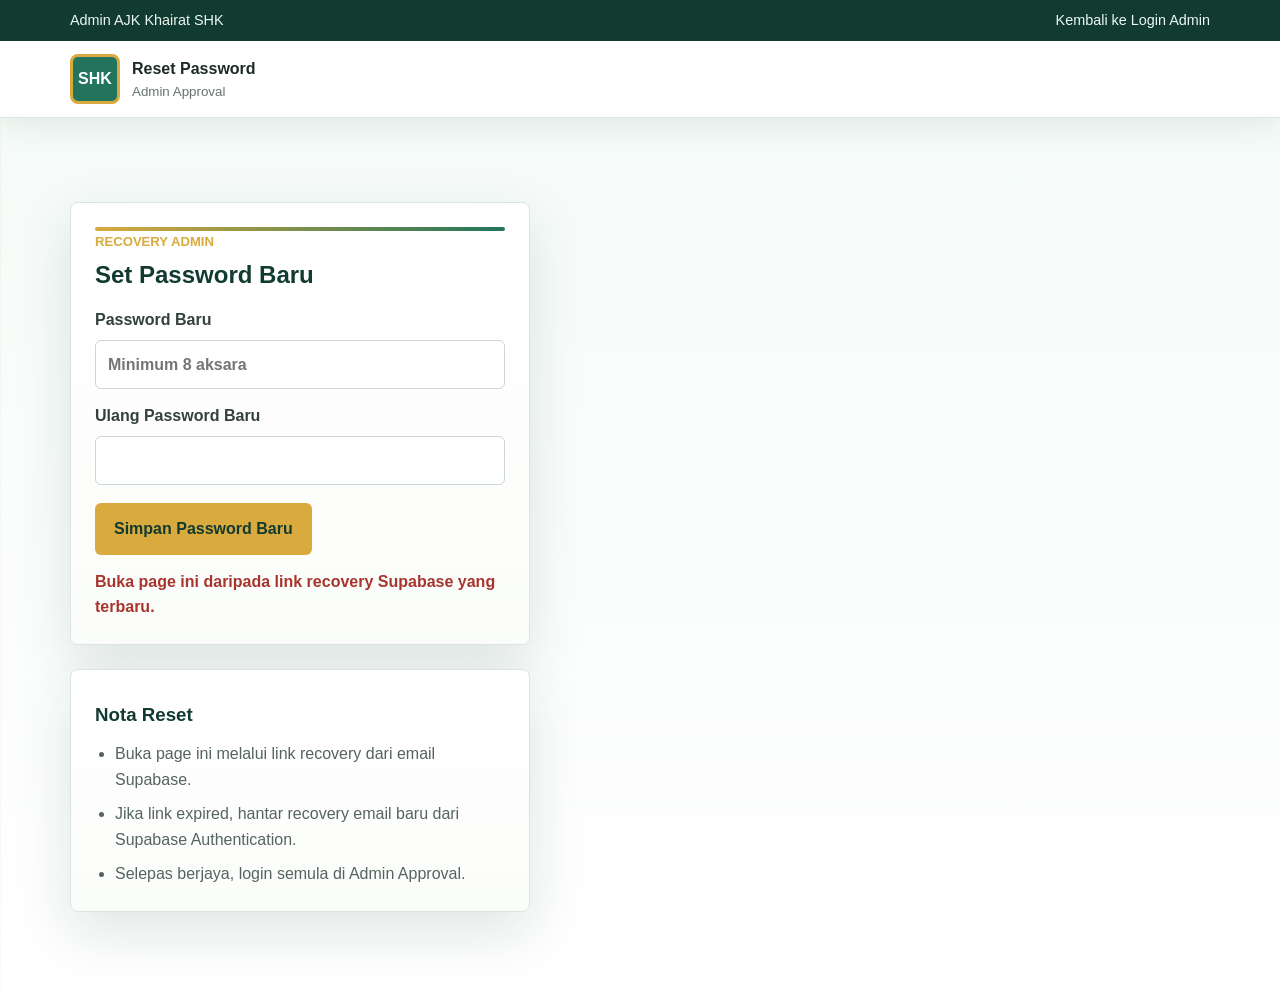
<file: reset-password.html>
<!doctype html>
<html lang="ms">
  <head>
    <meta charset="utf-8">
    <meta name="viewport" content="width=device-width, initial-scale=1">
    <title>Reset Password Admin | Khairat SHK</title>
    <link rel="stylesheet" href="styles.css?v=20260829-dashboard">
  </head>
  <body>
    <header class="site-header">
      <div class="topbar">
        <div class="container topbar__inner">
          <span>Admin AJK Khairat SHK</span>
          <a href="admin.html">Kembali ke Login Admin</a>
        </div>
      </div>
      <nav class="container nav" aria-label="Navigasi reset password">
        <a class="brand" href="admin.html">
          <span class="brand__mark">SHK</span>
          <span>
            <strong>Reset Password</strong>
            <small>Admin Approval</small>
          </span>
        </a>
      </nav>
    </header>

    <main>
      <section class="section admin-hero">
        <div class="container admin-grid">
          <form class="form-panel" id="resetPasswordForm">
            <p class="eyebrow">Recovery Admin</p>
            <h1>Set Password Baru</h1>
            <label>Password Baru
              <input id="newPassword" type="password" minlength="8" placeholder="Minimum 8 aksara" required>
            </label>
            <label>Ulang Password Baru
              <input id="confirmPassword" type="password" minlength="8" required>
            </label>
            <button class="button button--primary" type="submit">Simpan Password Baru</button>
            <p class="form-message" id="resetMessage" aria-live="polite"></p>
          </form>

          <aside class="info-card">
            <h3>Nota Reset</h3>
            <ul>
              <li>Buka page ini melalui link recovery dari email Supabase.</li>
              <li>Jika link expired, hantar recovery email baru dari Supabase Authentication.</li>
              <li>Selepas berjaya, login semula di Admin Approval.</li>
            </ul>
          </aside>
        </div>
      </section>
    </main>

    <script src="supabase-config.js?v=20260829-dashboard"></script>
    <script src="reset-password.js?v=20260829-dashboard"></script>
  </body>
</html>
</file>
<file: styles.css>
:root {
  --green-950: #113a30;
  --green-850: #185545;
  --green-700: #22755c;
  --mint-100: #e8f5ef;
  --mint-50: #f5fbf8;
  --gold: #d9aa3d;
  --gold-soft: #fff4d7;
  --ink: #1d2b27;
  --muted: #64736d;
  --line: #dbe6df;
  --surface: #ffffff;
  --shadow: 0 20px 55px rgba(17, 58, 48, 0.13);
}

* {
  box-sizing: border-box;
}

[hidden] {
  display: none !important;
}

html {
  scroll-behavior: smooth;
}

body {
  margin: 0;
  color: var(--ink);
  font-family: Arial, Helvetica, sans-serif;
  line-height: 1.6;
  background:
    linear-gradient(90deg, rgba(232, 245, 239, 0.72) 0 1px, transparent 1px 96px),
    linear-gradient(180deg, rgba(232, 245, 239, 0.7), rgba(255, 255, 255, 0.94) 420px),
    #fff;
}

a {
  color: inherit;
  text-decoration: none;
}

button,
input,
select,
textarea {
  font: inherit;
}

.container {
  width: min(1140px, calc(100% - 32px));
  margin: 0 auto;
}

.topbar {
  color: #eef8f3;
  font-size: 0.9rem;
  background: var(--green-950);
}

.topbar__inner,
.footer__inner {
  display: flex;
  justify-content: space-between;
  gap: 16px;
  padding: 9px 0;
}

.site-header {
  position: sticky;
  top: 0;
  z-index: 20;
  background: rgba(255, 255, 255, 0.96);
  border-bottom: 1px solid var(--line);
  box-shadow: 0 10px 28px rgba(17, 58, 48, 0.08);
}

.nav {
  display: flex;
  align-items: center;
  justify-content: space-between;
  min-height: 76px;
}

.brand {
  display: flex;
  align-items: center;
  gap: 12px;
}

.brand__mark {
  display: grid;
  width: 50px;
  height: 50px;
  place-items: center;
  color: #fff;
  font-weight: 900;
  background: var(--green-700);
  border: 3px solid var(--gold);
  border-radius: 8px;
}

.brand strong,
.brand small {
  display: block;
}

.brand small {
  color: var(--muted);
}

.nav-links {
  display: flex;
  align-items: center;
  gap: 6px;
}

.admin-nav {
  flex-wrap: wrap;
  justify-content: flex-end;
}

.nav-links a {
  padding: 11px 14px;
  color: #33413d;
  font-weight: 800;
  border-radius: 6px;
}

.nav-links button {
  padding: 11px 14px;
  color: #33413d;
  font-weight: 800;
  background: transparent;
  border: 0;
  border-radius: 6px;
  cursor: pointer;
}

.nav-links a:hover,
.nav-links a:focus-visible,
.nav-links button:hover,
.nav-links button:focus-visible,
.nav-links button.is-active {
  color: var(--green-850);
  background: var(--mint-100);
}

.nav-toggle {
  display: none;
  width: 42px;
  height: 42px;
  padding: 8px;
  background: #fff;
  border: 1px solid var(--line);
  border-radius: 6px;
}

.nav-toggle span {
  display: block;
  height: 2px;
  margin: 6px 0;
  background: var(--green-950);
}

.hero {
  position: relative;
  overflow: hidden;
  color: #fff;
  background:
    linear-gradient(90deg, rgba(217, 170, 61, 0.18) 0 1px, transparent 1px 112px),
    linear-gradient(112deg, rgba(17, 58, 48, 0.98), rgba(30, 99, 75, 0.91)),
    repeating-linear-gradient(135deg, rgba(255, 255, 255, 0.08) 0 1px, transparent 1px 22px);
}

.hero::before {
  content: "";
  position: absolute;
  inset: 0;
  background:
    linear-gradient(135deg, transparent 0 48%, rgba(255, 244, 215, 0.13) 48% 52%, transparent 52% 100%),
    repeating-linear-gradient(0deg, transparent 0 54px, rgba(255, 255, 255, 0.055) 54px 55px);
  opacity: 0.72;
  pointer-events: none;
}

.hero::after {
  content: "";
  position: absolute;
  right: -115px;
  bottom: -125px;
  width: 460px;
  height: 460px;
  border: 78px solid rgba(217, 170, 61, 0.16);
  transform: rotate(15deg);
}

.hero__grid {
  position: relative;
  z-index: 1;
  display: grid;
  grid-template-columns: minmax(0, 1fr) 380px;
  gap: 42px;
  align-items: center;
  min-height: 540px;
  padding: 64px 0;
}

.eyebrow {
  margin: 0 0 10px;
  color: var(--gold);
  font-size: 0.82rem;
  font-weight: 900;
  letter-spacing: 0;
  text-transform: uppercase;
}

.hero h1,
.section h2 {
  margin: 0;
  line-height: 1.1;
}

.hero h1 {
  max-width: 760px;
  font-size: clamp(2rem, 6vw, 4.55rem);
}

.hero__lead {
  max-width: 760px;
  margin: 22px 0 0;
  color: #e6f2ed;
  font-size: 1.15rem;
}

.hero__actions,
.form-actions {
  display: flex;
  flex-wrap: wrap;
  gap: 12px;
  margin-top: 28px;
}

.button {
  display: inline-flex;
  align-items: center;
  justify-content: center;
  min-height: 46px;
  padding: 12px 18px;
  color: var(--green-950);
  font-weight: 900;
  border: 1px solid transparent;
  border-radius: 6px;
  cursor: pointer;
}

.button--primary {
  background: var(--gold);
}

.button--secondary {
  color: var(--green-850);
  background: var(--mint-100);
  border-color: #cde4d8;
}

.button--ghost {
  color: #fff;
  background: rgba(255, 255, 255, 0.1);
  border-color: rgba(255, 255, 255, 0.38);
}

.button--small {
  min-height: 36px;
  padding: 8px 12px;
  font-size: 0.86rem;
}

.helper-link {
  display: inline-flex;
  width: fit-content;
  margin-top: 12px;
  color: var(--green-850);
  font-weight: 900;
}

.helper-link:hover,
.helper-link:focus-visible {
  color: var(--green-950);
  text-decoration: underline;
}

.portal-card,
.action-card,
.price-card,
.form-panel,
.info-card,
.payment-card,
.contact-card {
  border: 1px solid var(--line);
  border-radius: 8px;
  background: var(--surface);
  box-shadow: var(--shadow);
}

.portal-card {
  padding: 26px;
  color: var(--ink);
  background:
    linear-gradient(180deg, #fff, #fbfdfa),
    var(--surface);
}

.portal-card h2,
.info-card h3 {
  margin: 10px 0 14px;
  color: var(--green-950);
  line-height: 1.22;
}

.portal-card p,
.info-card p {
  color: var(--muted);
}

.status-pill {
  display: inline-flex;
  align-items: center;
  width: fit-content;
  padding: 5px 10px;
  color: #725100;
  font-size: 0.78rem;
  font-weight: 900;
  background: var(--gold-soft);
  border-radius: 999px;
}

.status-pill--success {
  color: #0f5132;
  background: #dff4e8;
}

.metrics {
  display: grid;
  gap: 10px;
  margin: 0;
}

.metrics div {
  display: flex;
  justify-content: space-between;
  gap: 18px;
  padding: 12px 0;
  border-bottom: 1px solid var(--line);
}

.metrics dt {
  color: var(--muted);
}

.metrics dd {
  margin: 0;
  color: var(--green-850);
  font-size: 1.25rem;
  font-weight: 900;
}

.quick-actions {
  position: relative;
  z-index: 4;
  display: grid;
  grid-template-columns: repeat(4, 1fr);
  gap: 16px;
  margin-top: -42px;
}

.action-card {
  display: grid;
  gap: 8px;
  min-height: 156px;
  padding: 22px;
  position: relative;
  overflow: hidden;
}

.action-card::before,
.price-card::before,
.form-panel::before,
.payment-card::before {
  content: "";
  display: block;
  width: 100%;
  height: 4px;
  background: linear-gradient(90deg, var(--gold), var(--green-700));
  border-radius: 999px;
}

.action-icon {
  display: grid;
  width: 44px;
  height: 44px;
  place-items: center;
  color: #fff;
  font-weight: 900;
  background: var(--green-700);
  border-radius: 6px;
}

.action-card strong {
  color: var(--green-950);
  font-size: 1.06rem;
}

.action-card small {
  color: var(--muted);
}

.dashboard-section {
  padding-top: 64px;
  background:
    linear-gradient(180deg, #f6fbf7, #ffffff 78%),
    var(--mint-100);
}

.dashboard-grid {
  display: grid;
  grid-template-columns: 1.35fr 1fr 1fr;
  gap: 18px;
  align-items: stretch;
}

.dashboard-panel {
  display: grid;
  gap: 12px;
  min-height: 220px;
  padding: 24px;
  border: 1px solid var(--line);
  border-radius: 8px;
  background:
    linear-gradient(180deg, #fff, #fbfdfa),
    var(--surface);
  box-shadow: var(--shadow);
}

.dashboard-panel--wide {
  grid-row: span 2;
}

.dashboard-panel--accent {
  grid-column: span 2;
  min-height: 180px;
}

.dashboard-panel h2,
.dashboard-panel h3 {
  margin: 0;
  color: var(--green-950);
  line-height: 1.16;
}

.feature-list,
.constitution-card ol,
.constitution-card ul {
  margin: 0;
  padding-left: 1.25rem;
}

.feature-list {
  display: grid;
  gap: 10px;
  color: var(--muted);
}

.dashboard-rates {
  display: grid;
  gap: 10px;
  margin: 0;
}

.dashboard-rates div {
  display: flex;
  justify-content: space-between;
  gap: 16px;
  padding-bottom: 10px;
  border-bottom: 1px solid var(--line);
}

.dashboard-rates dt {
  color: var(--muted);
  font-weight: 800;
}

.dashboard-rates dd {
  margin: 0;
  color: var(--green-850);
  font-size: 1.35rem;
  font-weight: 900;
  white-space: nowrap;
}

.constitution-section {
  background:
    linear-gradient(180deg, #ffffff, #f4faf6),
    var(--surface);
}

.constitution-body {
  display: grid;
  gap: 16px;
}

.constitution-card {
  padding: 24px;
  border: 1px solid var(--line);
  border-radius: 8px;
  background: #fff;
  box-shadow: 0 14px 34px rgba(19, 58, 45, 0.07);
}

.constitution-card h3,
.constitution-card h4 {
  color: var(--green-950);
}

.constitution-card h3 {
  margin: 0 0 14px;
  font-size: 1.15rem;
}

.constitution-card h4 {
  margin: 18px 0 8px;
}

.constitution-card p,
.constitution-card li {
  color: var(--muted);
  line-height: 1.68;
}

.constitution-card p {
  margin: 0 0 10px;
}

.constitution-card li + li {
  margin-top: 7px;
}

.price-grid {
  display: grid;
  grid-template-columns: repeat(5, 1fr);
  gap: 14px;
}

.price-card {
  display: grid;
  gap: 6px;
  min-height: 160px;
  padding: 20px;
  background: linear-gradient(180deg, #fff, #fbfdfa);
  box-shadow: none;
}

.price-card span {
  color: var(--muted);
  font-weight: 800;
}

.price-card strong {
  color: var(--green-850);
  font-size: clamp(1.7rem, 3vw, 2.15rem);
  line-height: 1;
}

.price-card small {
  color: #586862;
}

.section {
  padding: 84px 0;
  background:
    linear-gradient(180deg, rgba(255, 255, 255, 0.84), rgba(255, 255, 255, 0.96)),
    repeating-linear-gradient(135deg, rgba(217, 170, 61, 0.055) 0 1px, transparent 1px 28px);
}

.section--compact {
  padding: 70px 0 30px;
}

.section--tint {
  background:
    linear-gradient(90deg, rgba(217, 170, 61, 0.06) 0 1px, transparent 1px 88px),
    linear-gradient(180deg, var(--mint-50), #f8fcfa);
}

.section__header {
  max-width: 800px;
  margin-bottom: 28px;
}

.section__header p:last-child,
.payment-grid p {
  color: var(--muted);
}

.section__header--light p,
.section__header--light a {
  color: #dcece5;
}

.section h2 {
  color: var(--green-950);
  font-size: clamp(1.8rem, 4vw, 2.6rem);
}

.section--contact h2 {
  color: #fff;
}

.form-shell {
  display: grid;
  grid-template-columns: minmax(0, 1fr) 360px;
  gap: 24px;
  align-items: start;
}

.update-selector {
  margin-bottom: 18px;
}

.form-panel,
.info-card,
.payment-card {
  padding: 24px;
  background:
    linear-gradient(180deg, #fff, #fbfdfa),
    var(--surface);
}

.field-grid {
  display: grid;
  grid-template-columns: repeat(2, 1fr);
  gap: 16px;
}

label {
  display: grid;
  gap: 7px;
  color: #33413d;
  font-weight: 800;
}

input,
select,
textarea {
  width: 100%;
  padding: 11px 12px;
  color: var(--ink);
  background: #fff;
  border: 1px solid #cbd8d1;
  border-radius: 6px;
}

input:focus,
select:focus,
textarea:focus {
  outline: 3px solid rgba(217, 170, 61, 0.28);
  border-color: var(--gold);
}

.span-2 {
  grid-column: span 2;
}

.location-note {
  margin: 0 0 12px;
  padding: 12px 14px;
  color: var(--green-950);
  background: var(--mint-50);
  border: 1px solid var(--line);
  border-radius: 8px;
  font-weight: 700;
}

.checkline {
  display: flex;
  align-items: flex-start;
  gap: 10px;
  margin: 18px 0;
  font-weight: 700;
}

.checkline input {
  width: 18px;
  min-width: 18px;
  margin-top: 4px;
}

.form-message {
  min-height: 24px;
  margin: 14px 0 0;
  color: var(--muted);
  font-weight: 800;
}

.form-message--success {
  color: #16734b;
}

.form-message--error {
  color: #a7352d;
}

.check-answer {
  display: grid;
  gap: 8px;
  margin: 18px 0 0;
  padding: 18px;
  background: var(--mint-50);
  border: 1px solid var(--line);
  border-radius: 8px;
}

.check-answer h3 {
  margin: 0;
  color: var(--green-950);
}

.check-answer p {
  margin: 0;
  color: var(--muted);
  font-weight: 800;
}

.payment-history {
  display: grid;
  gap: 8px;
  margin: 4px 0 0;
  padding: 0;
  list-style: none;
}

.payment-history li {
  display: flex;
  justify-content: space-between;
  gap: 16px;
  padding: 10px 0;
  color: var(--muted);
  border-bottom: 1px solid var(--line);
}

.payment-history strong {
  color: var(--green-850);
}

.dependant-table {
  display: grid;
  gap: 9px;
  margin-top: 20px;
  overflow-x: auto;
  padding-bottom: 4px;
}

.dependant-row {
  display: grid;
  grid-template-columns: minmax(180px, 1.25fr) minmax(160px, 1fr) 110px 85px minmax(170px, 1fr) 120px;
  gap: 9px;
  min-width: 930px;
}

.dependant-row--head {
  color: var(--muted);
  font-size: 0.86rem;
  font-weight: 900;
}

.info-card ul {
  margin: 0;
  padding-left: 20px;
  color: #55645f;
}

.info-card li + li {
  margin-top: 9px;
}

.payment-grid {
  display: grid;
  grid-template-columns: minmax(0, 1fr) 390px;
  gap: 32px;
  align-items: center;
}

.bank-box {
  display: grid;
  gap: 5px;
  max-width: 540px;
  margin-top: 24px;
  padding: 18px;
  background: var(--mint-50);
  border-left: 5px solid var(--gold);
}

.bank-box span,
.bank-box small {
  color: var(--muted);
}

.bank-box strong {
  color: var(--green-850);
  font-size: 1.2rem;
}

.qr-box {
  display: grid;
  gap: 10px;
  width: fit-content;
  margin-top: 18px;
  padding: 14px;
  background: #fff;
  border: 1px solid var(--line);
  border-radius: 8px;
  box-shadow: 0 12px 32px rgba(17, 58, 48, 0.08);
}

.qr-box img {
  display: block;
  width: min(280px, 72vw);
  height: auto;
  max-height: 440px;
  object-fit: contain;
}

.qr-box span,
.map-link {
  color: var(--green-850);
  font-weight: 900;
}

.payment-card {
  display: grid;
  gap: 16px;
}

.receipt-status {
  display: flex;
  align-items: center;
  justify-content: space-between;
  gap: 16px;
  padding: 14px 16px;
  background: var(--mint-50);
  border: 1px solid var(--line);
  border-radius: 8px;
}

.receipt-status span {
  color: var(--muted);
  font-weight: 800;
}

.receipt-status strong {
  color: var(--green-950);
  font-size: 1.7rem;
}

.official-receipt {
  display: grid;
  gap: 18px;
  padding: 24px;
  color: var(--ink);
  background: #fff;
  border: 2px solid var(--green-850);
  border-radius: 8px;
}

.receipt-head {
  display: flex;
  justify-content: space-between;
  gap: 18px;
  padding-bottom: 16px;
  border-bottom: 1px solid var(--line);
}

.receipt-head span,
.receipt-meta span,
.receipt-lines dt {
  color: var(--muted);
  font-weight: 800;
}

.receipt-head h3 {
  margin: 4px 0;
  color: var(--green-950);
}

.receipt-head p {
  margin: 0;
}

.receipt-head > strong {
  color: var(--green-950);
  font-size: 2rem;
}

.receipt-meta,
.receipt-lines {
  display: grid;
  grid-template-columns: repeat(2, 1fr);
  gap: 12px 18px;
}

.receipt-meta p,
.receipt-lines div {
  display: grid;
  gap: 4px;
  margin: 0;
  padding: 12px;
  background: var(--mint-50);
  border: 1px solid var(--line);
  border-radius: 6px;
}

.receipt-lines {
  margin: 0;
}

.receipt-lines dd {
  margin: 0;
  color: var(--green-950);
  font-weight: 900;
}

.receipt-note {
  margin: 0;
  color: var(--muted);
  font-weight: 700;
}

.receipt-print-button {
  margin-top: 14px;
}

.section--contact {
  color: #fff;
  background:
    linear-gradient(90deg, rgba(217, 170, 61, 0.16) 0 1px, transparent 1px 90px),
    linear-gradient(135deg, var(--green-950), var(--green-850));
}

.contacts {
  display: grid;
  grid-template-columns: repeat(4, 1fr);
  gap: 14px;
}

.contact-card {
  display: grid;
  gap: 4px;
  padding: 18px;
  color: #fff;
  background: rgba(255, 255, 255, 0.08);
  border-color: rgba(255, 255, 255, 0.16);
  box-shadow: none;
}

.contact-card strong {
  color: #fff;
}

.contact-card span {
  color: #dcece5;
}

.footer {
  color: #5d6964;
  font-size: 0.9rem;
  background: #f4f8f6;
}

.admin-hero {
  background:
    linear-gradient(90deg, rgba(217, 170, 61, 0.06) 0 1px, transparent 1px 88px),
    linear-gradient(180deg, var(--mint-50), #fff);
}

.admin-grid {
  display: grid;
  grid-template-columns: minmax(0, 460px);
  gap: 24px;
  align-items: start;
}

.admin-grid h1,
.admin-toolbar h2 {
  margin: 0 0 18px;
  color: var(--green-950);
  line-height: 1.12;
}

.admin-grid label + label {
  margin-top: 14px;
}

.admin-grid .button {
  margin-top: 18px;
}

.admin-toolbar {
  display: flex;
  align-items: end;
  justify-content: space-between;
  gap: 20px;
  margin-bottom: 24px;
}

.admin-toolbar .form-actions {
  margin-top: 0;
}

.admin-filter {
  min-width: 170px;
  text-align: left;
}

.section-bar {
  display: flex;
  align-items: end;
  justify-content: space-between;
  gap: 16px;
  margin-bottom: 14px;
}

.section-bar h3 {
  margin: 0;
}

.admin-sections {
  display: grid;
  grid-template-columns: repeat(3, 1fr);
  gap: 18px;
  align-items: start;
}

.admin-dashboard {
  display: grid;
  grid-template-columns: repeat(3, 1fr);
  gap: 18px;
  margin-bottom: 28px;
}

.paid-summary {
  margin: 0 0 18px;
}

.paid-year-totals {
  margin-bottom: 18px;
}

.table-title {
  margin: 0 0 12px;
  color: var(--green-950);
}

.admin-list--wide {
  grid-column: 1 / -1;
}

.admin-tool-wide {
  grid-column: 1 / -1;
}

.admin-tools {
  display: grid;
  grid-template-columns: repeat(3, 1fr);
  gap: 18px;
  margin-top: 28px;
}

.admin-list h3 {
  margin: 0 0 14px;
  color: var(--green-950);
}

.admin-list-title {
  display: flex;
  align-items: center;
  gap: 10px;
}

.count-badge {
  display: inline-flex;
  align-items: center;
  justify-content: center;
  min-width: 32px;
  min-height: 26px;
  padding: 2px 10px;
  border-radius: 999px;
  background: #fff3cf;
  color: #7a4b00;
  font-size: 0.9rem;
  font-weight: 800;
  border: 1px solid rgba(222, 174, 54, 0.35);
}

.admin-cards {
  display: grid;
  gap: 14px;
}

.admin-card,
.empty-state {
  padding: 18px;
  background: #fff;
  border: 1px solid var(--line);
  border-radius: 8px;
  box-shadow: 0 12px 32px rgba(17, 58, 48, 0.08);
}

.admin-card h4 {
  margin: 10px 0 8px;
  color: var(--green-950);
  font-size: 1.08rem;
}

.admin-card p {
  margin: 6px 0;
  color: var(--muted);
}

.admin-card ul {
  margin: 10px 0 0;
  padding-left: 20px;
  color: var(--muted);
}

.admin-card .form-actions {
  margin-top: 14px;
}

.empty-state {
  color: var(--muted);
  font-weight: 800;
}

.admin-table-wrap {
  overflow-x: auto;
  background: #fff;
  border: 1px solid var(--line);
  border-radius: 8px;
  box-shadow: 0 12px 32px rgba(17, 58, 48, 0.08);
}

.admin-table {
  width: 100%;
  min-width: 820px;
  border-collapse: collapse;
}

.admin-table--locations {
  min-width: 1040px;
}

.admin-table th,
.admin-table td {
  padding: 12px 14px;
  text-align: left;
  border-bottom: 1px solid var(--line);
}

.admin-table th {
  color: var(--green-950);
  font-size: 0.86rem;
  text-transform: uppercase;
  background: var(--mint-50);
}

  .admin-table td {
    color: var(--muted);
    font-weight: 700;
  }

@media (max-width: 960px) {
  .hero__grid,
  .admin-grid,
  .admin-sections,
  .admin-dashboard,
  .admin-tools,
  .form-shell,
  .payment-grid,
  .dashboard-grid,
  .price-grid,
  .contacts {
    grid-template-columns: 1fr;
  }

  .dashboard-panel--wide,
  .dashboard-panel--accent {
    grid-column: auto;
    grid-row: auto;
  }

  .quick-actions {
    grid-template-columns: 1fr;
    margin-top: 18px;
  }

  .hero__grid {
    min-height: auto;
  }

  .section-bar {
    align-items: stretch;
    flex-direction: column;
  }

  .info-card {
    max-width: 620px;
  }
}

@media (max-width: 720px) {
  .topbar__inner,
  .footer__inner {
    flex-direction: column;
  }

  .nav-toggle {
    display: block;
  }

  .nav-links {
    position: absolute;
    left: 16px;
    right: 16px;
    top: 115px;
    display: none;
    flex-direction: column;
    align-items: stretch;
    padding: 12px;
    background: #fff;
    border: 1px solid var(--line);
    border-radius: 8px;
    box-shadow: var(--shadow);
  }

  .nav-links.is-open {
    display: flex;
  }

  .field-grid {
    grid-template-columns: 1fr;
  }

  .span-2 {
    grid-column: span 1;
  }

  .section {
    padding: 58px 0;
  }

  .hero__grid {
    padding: 44px 0;
  }

  .portal-card,
  .dashboard-panel,
  .constitution-card,
  .form-panel,
  .info-card,
  .payment-card {
    padding: 18px;
  }
}

@media print {
  body * {
    visibility: hidden;
  }

  #officialReceipt,
  #officialReceipt * {
    visibility: visible;
  }

  #officialReceipt {
    position: absolute;
    left: 0;
    top: 0;
    width: 100%;
    box-shadow: none;
  }

  .receipt-print-button {
    display: none;
  }
}
</file>
